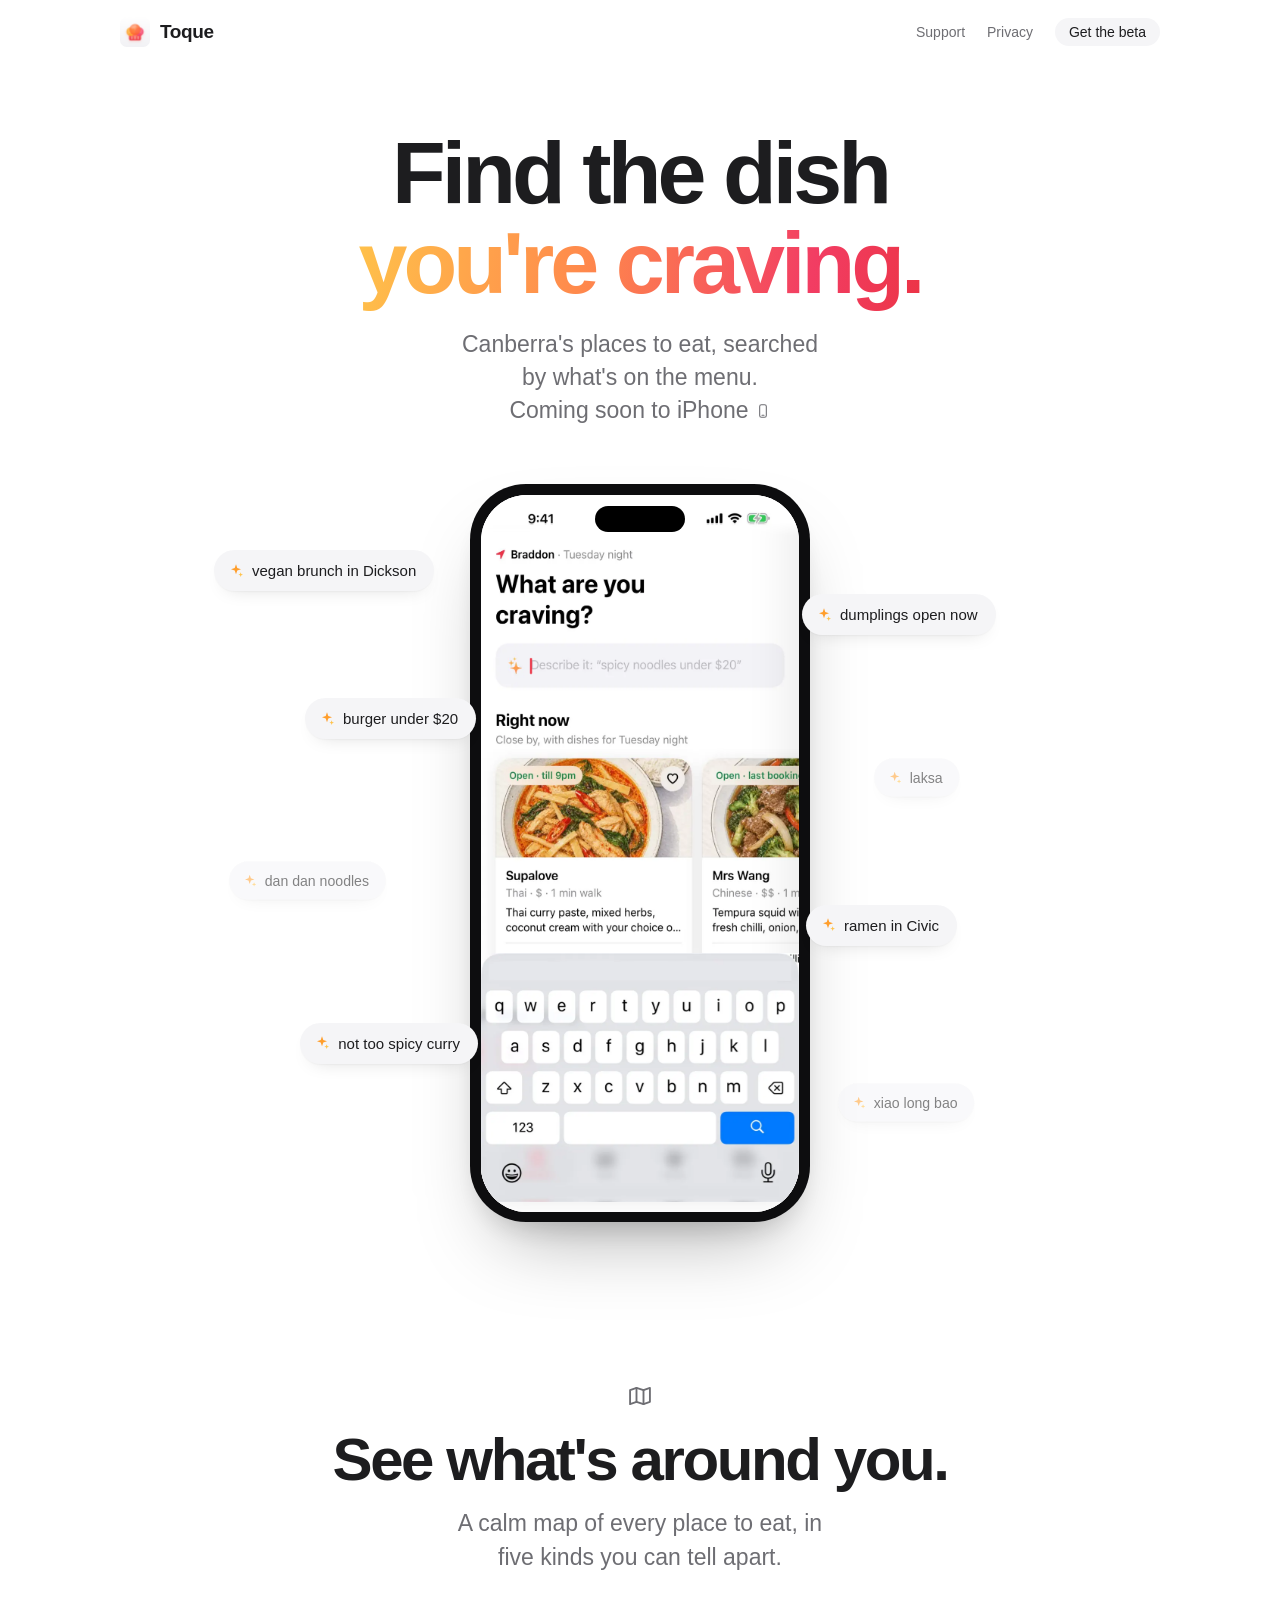
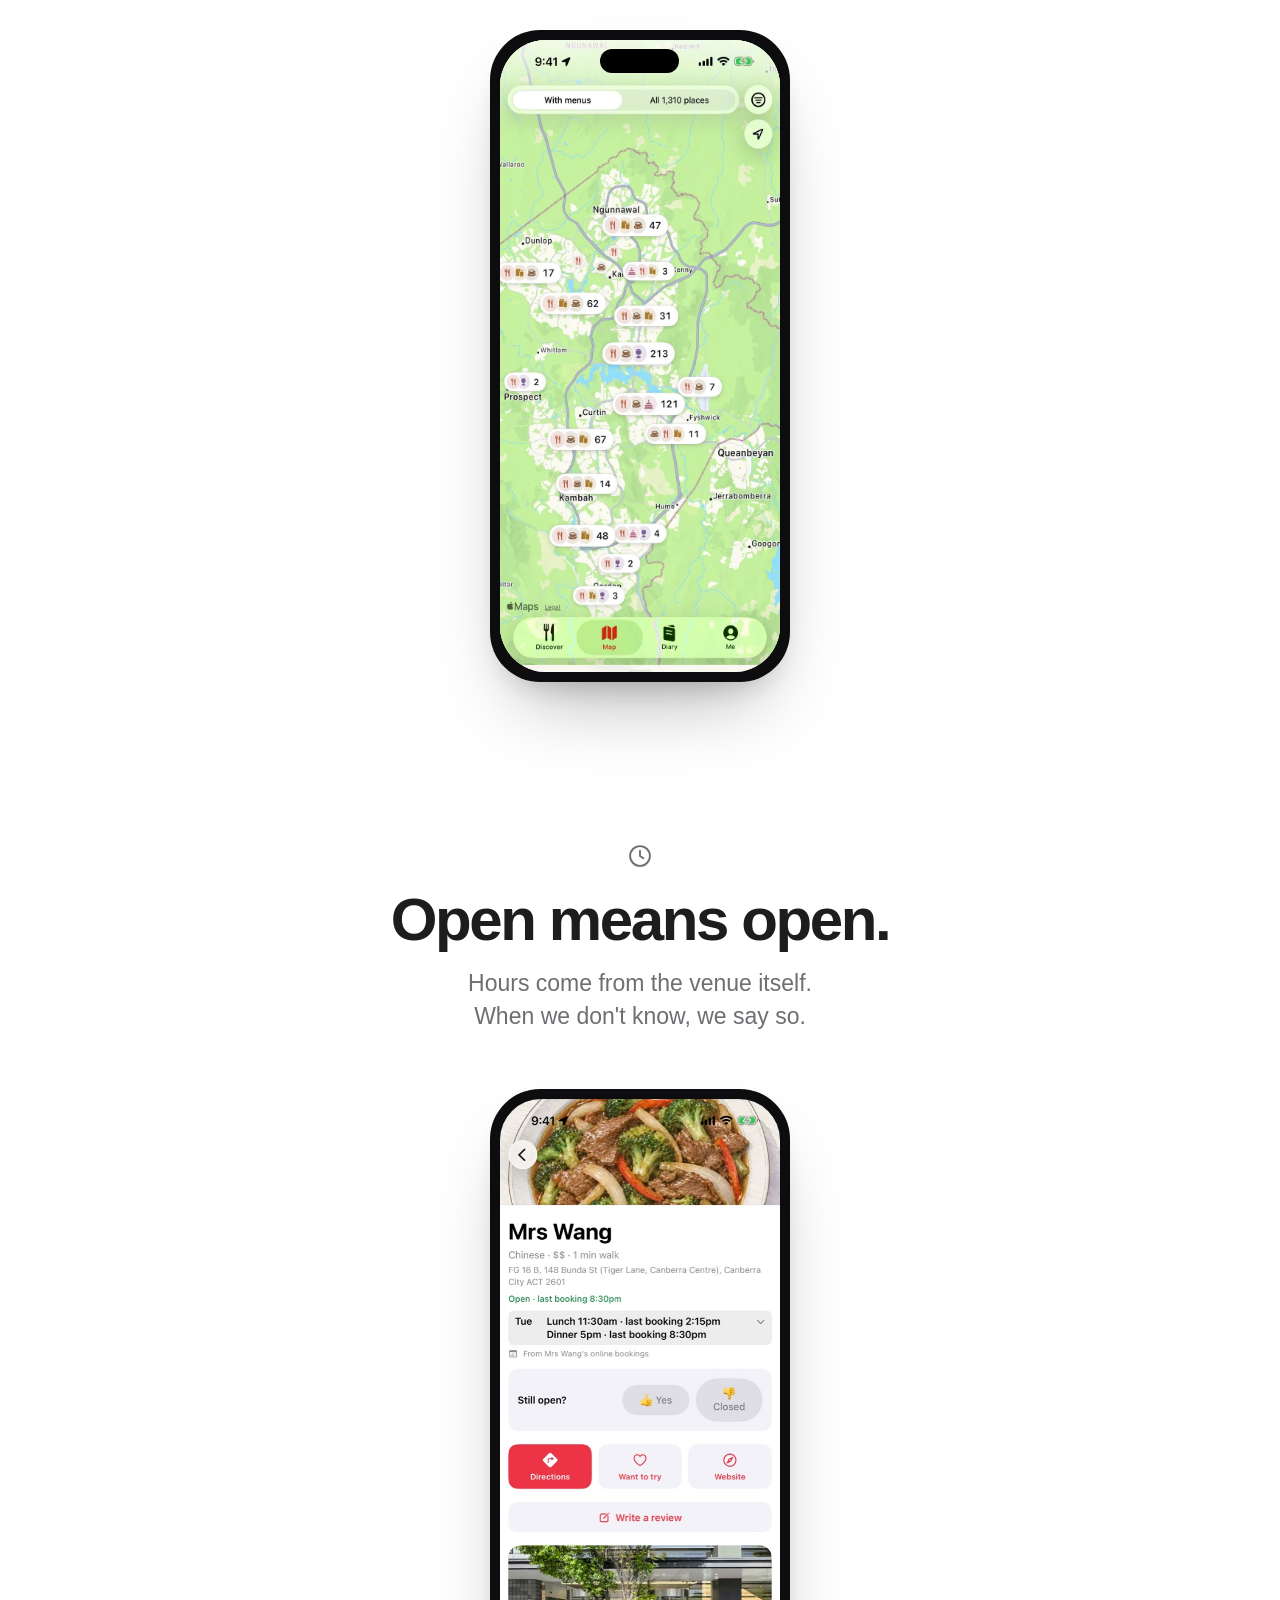
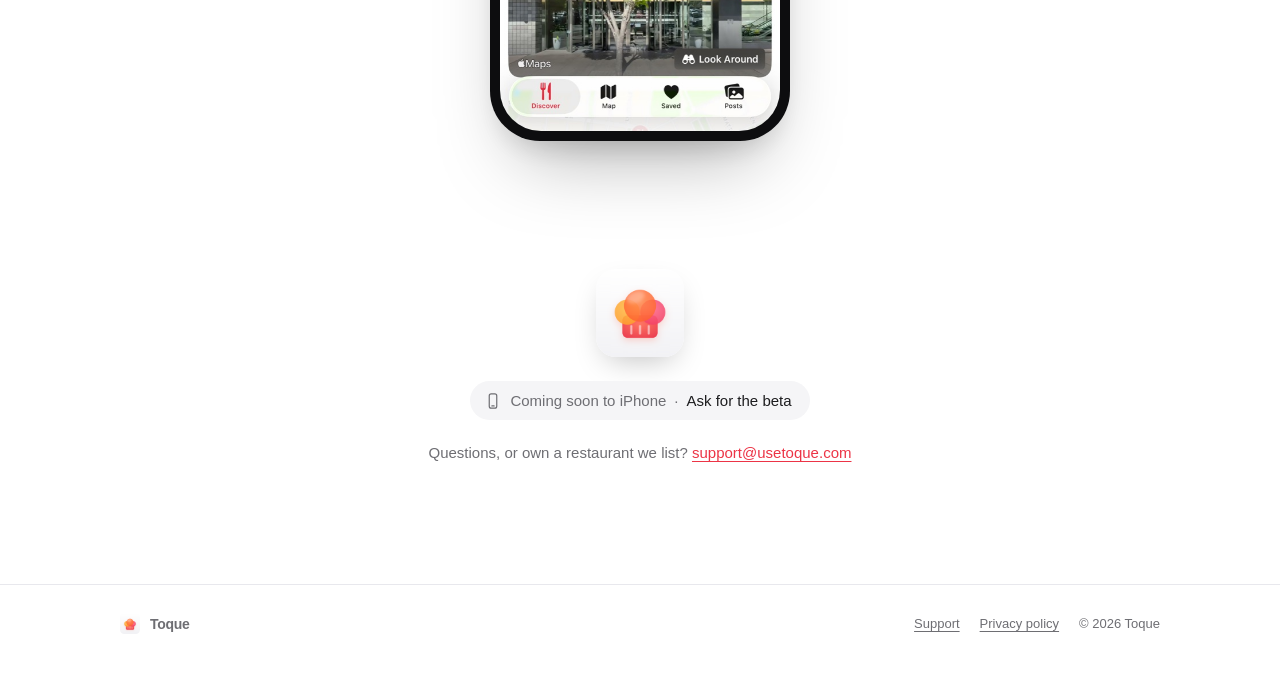
<file: index.html>
<!doctype html>
<html lang="en">
<head>
<meta charset="utf-8">
<meta name="viewport" content="width=device-width, initial-scale=1">
<title>Toque — find the dish you're craving in Canberra</title>
<meta name="description" content="Toque is an iPhone app that finds Canberra restaurants by the dish you describe, with real menus, prices and opening hours.">
<link rel="canonical" href="https://usetoque.com/">
<meta property="og:type" content="website">
<meta property="og:site_name" content="Toque">
<meta property="og:title" content="Toque — find the dish you're craving">
<meta property="og:description" content="Describe what you feel like eating. Toque finds the Canberra places that serve it, with the dish and its price.">
<meta property="og:url" content="https://usetoque.com/">
<meta property="og:image" content="https://usetoque.com/img/og.png">
<meta property="og:image:width" content="1200">
<meta property="og:image:height" content="630">
<meta property="og:image:alt" content="Toque: find the dish you're craving. Canberra's places to eat, searched by what's on the menu.">
<meta name="twitter:card" content="summary_large_image">
<meta name="twitter:title" content="Toque — find the dish you're craving">
<meta name="twitter:description" content="Describe what you feel like eating. Toque finds the Canberra places that serve it, with the dish and its price.">
<meta name="twitter:image" content="https://usetoque.com/img/og.png">
<link rel="icon" href="/favicon.ico" sizes="48x48">
<link rel="icon" href="/favicon.png" type="image/png" sizes="192x192">
<link rel="apple-touch-icon" href="/apple-touch-icon.png">
<script type="application/ld+json">
{"@context":"https://schema.org","@graph":[
{"@type":"WebSite","@id":"https://usetoque.com/#website","name":"Toque","alternateName":["usetoque","Toque app"],"url":"https://usetoque.com/","publisher":{"@id":"https://usetoque.com/#org"}},
{"@type":"Organization","@id":"https://usetoque.com/#org","name":"Toque","url":"https://usetoque.com/","logo":"https://usetoque.com/img/icon-light.png","email":"support@usetoque.com"}
]}
</script>
<link rel="stylesheet" href="style.css?v=19">
</head>
<body class="home">
<header class="site"><div class="wrap">
  <a class="brand" href="/"><picture><source srcset="img/icon-dark.png" media="(prefers-color-scheme: dark)"><img src="img/icon-light.png" alt=""></picture>Toque</a>
  <nav class="site"><a href="/support.html">Support</a><a href="/privacy.html">Privacy</a><!-- TESTFLIGHT_URL --><a class="nav-beta" href="mailto:support@usetoque.com?subject=Toque%20beta&amp;body=Hi%2C%20I%27d%20like%20to%20try%20the%20Toque%20beta.%0A%0AThe%20email%20of%20my%20Apple%20ID%20(for%20TestFlight)%3A%20">Get the beta</a></nav>
</div></header>

<main>
<section class="intro">
  <h1>Find the dish<br><span class="grad">you're craving.</span></h1>
  <p class="sub">Canberra's places to eat, searched by what's on the menu.</p>
  <p class="soon-line">Coming soon to iPhone<svg class="ico sm" viewBox="0 0 24 24" aria-hidden="true"><rect x="7" y="2.5" width="10" height="19" rx="2.6"/><path d="M10.5 18.5h3"/></svg></p>
</section>

<section class="stage">
  <div class="orbit">
  <div class="phone xl"><div class="demo" id="demo" role="img" aria-label="Typing something warm and comforting into Toque and getting curries, ramen, braised beef and congee from places nearby">
    <div class="d-home"><img src="img/demo/home.webp" alt=""><div class="d-field"><span class="d-text"></span><i class="d-caret"></i></div><i class="d-send"></i></div>
    <div class="d-results"><img class="d-list" src="img/demo/results.webp" alt=""><img class="d-back" src="img/demo/back.webp" alt=""></div>
    <img class="d-kb" src="img/demo/kb.webp" alt="">
    <img class="d-status" src="img/demo/status.webp" alt="">
    <img class="d-tabbar" src="img/demo/tabbar.webp" alt="">
    <span class="d-touch"></span>
    <span class="d-island"></span>
  </div></div>
  <!-- Things people type into Toque; bubbles.js swaps in more. Tapping one has the phone search for it. Each one is
       checked against the app's search: its real results are the screenshot in img/demo/q/. -->
  <div class="bubbles" role="group" aria-label="Example searches">
    <div class="bubble"><button type="button">vegan brunch in Dickson</button></div>
    <div class="bubble"><button type="button">dumplings open now</button></div>
    <div class="bubble"><button type="button">burger under $20</button></div>
    <div class="bubble"><button type="button">laksa</button></div>
    <div class="bubble"><button type="button">dan dan noodles</button></div>
    <div class="bubble"><button type="button">ramen in Civic</button></div>
    <div class="bubble"><button type="button">not too spicy curry</button></div>
    <div class="bubble"><button type="button">xiao long bao</button></div>
  </div>
  </div>
</section>

<section class="chapter">
  <svg class="ico" viewBox="0 0 24 24" aria-hidden="true"><path d="M9 5L3.5 7v12L9 17l6 2 5.5-2V5L15 7z"/><path d="M9 5v12M15 7v12"/></svg>
  <h2>See what's around you.</h2>
  <p>A calm map of every place to eat, in five kinds you can tell apart.</p>
  <div class="phone reveal"><div class="demo mdemo" id="mapdemo" role="img" aria-label="Zooming from all of Canberra into Braddon, then filtering the Toque map to bars open now and opening Volstead Repeal's card">
    <div class="m-zoom"><img src="img/map/z0.jpg" alt="" loading="lazy"><img src="img/map/z1.jpg" alt="" loading="lazy"><img src="img/map/z2.jpg" alt="" loading="lazy"><img src="img/map/z3.jpg" alt="" loading="lazy"></div>
    <img class="m-band m-top m-city" src="img/map/top-city.jpg" alt="" loading="lazy"><img class="m-band m-top m-street" src="img/map/top-street.jpg" alt="" loading="lazy">
    <img class="m-band m-bot m-city" src="img/map/bot-city.jpg" alt="" loading="lazy"><img class="m-band m-bot m-street" src="img/map/bot-street.jpg" alt="" loading="lazy">
    <img class="m-full m-f-street" src="img/map/street.jpg" alt="" loading="lazy">
    <img class="m-full m-f-filtered" src="img/map/filtered.jpg" alt="" loading="lazy">
    <img class="m-full m-f-city" src="img/map/city.jpg" alt="">
    <img class="m-patch m-locate" src="img/map/locate-off.jpg" alt="" loading="lazy">
    <img class="m-patch m-badge" src="img/map/badge.jpg" alt="" loading="lazy">
    <img class="m-patch m-pin" src="img/map/pin-sel.jpg" alt="" loading="lazy">
    <div class="m-panel"><img src="img/map/panel-off.jpg" alt="" loading="lazy"><img class="m-p-open" src="img/map/panel-open.jpg" alt="" loading="lazy"><img class="m-p-bars" src="img/map/panel-bars.jpg" alt="" loading="lazy"></div>
    <img class="m-card" src="img/map/card-crop.jpg" alt="" loading="lazy">
    <span class="d-touch"></span>
    <span class="d-island"></span>
  </div></div>
</section>

<section class="chapter">
  <svg class="ico" viewBox="0 0 24 24" aria-hidden="true"><circle cx="12" cy="12" r="8.5"/><path d="M12 7.5V12l3 2"/></svg>
  <h2>Open means open.</h2>
  <p>Hours come from the venue itself. When we don't know, we say so.</p>
  <div class="phone reveal"><img src="img/place.jpg" alt="Toque place page for Mrs Wang showing Open, last booking 8:30pm, from Mrs Wang's online bookings" loading="lazy"></div>
</section>

<section class="closing">
  <picture><source srcset="img/icon-dark.png" media="(prefers-color-scheme: dark)"><img src="img/icon-light.png" alt="Toque app icon"></picture>
  <!-- TESTFLIGHT_URL -->
  <a class="beta" href="mailto:support@usetoque.com?subject=Toque%20beta&amp;body=Hi%2C%20I%27d%20like%20to%20try%20the%20Toque%20beta.%0A%0AThe%20email%20of%20my%20Apple%20ID%20(for%20TestFlight)%3A%20"><svg class="ico sm" viewBox="0 0 24 24" aria-hidden="true"><rect x="7" y="2.5" width="10" height="19" rx="2.6"/><path d="M10.5 18.5h3"/></svg><span class="soon">Coming soon to iPhone</span><span class="sep" aria-hidden="true">·</span><span class="ask-beta">Ask for the beta</span></a>
  <p>Questions, or own a restaurant we list? <a href="mailto:support@usetoque.com">support@usetoque.com</a></p>
</section>
</main>

<footer class="site"><div class="wrap">
  <a class="brand" href="/"><picture><source srcset="img/icon-dark.png" media="(prefers-color-scheme: dark)"><img src="img/icon-light.png" alt=""></picture>Toque</a>
  <a href="/support.html">Support</a><a href="/privacy.html">Privacy policy</a><span>© 2026 Toque</span>
</div></footer>

<script src="demo.js?v=2" defer></script>
<script src="map.js" defer></script>
<script src="bubbles.js?v=3" defer></script>
</body>
</html>
</file>
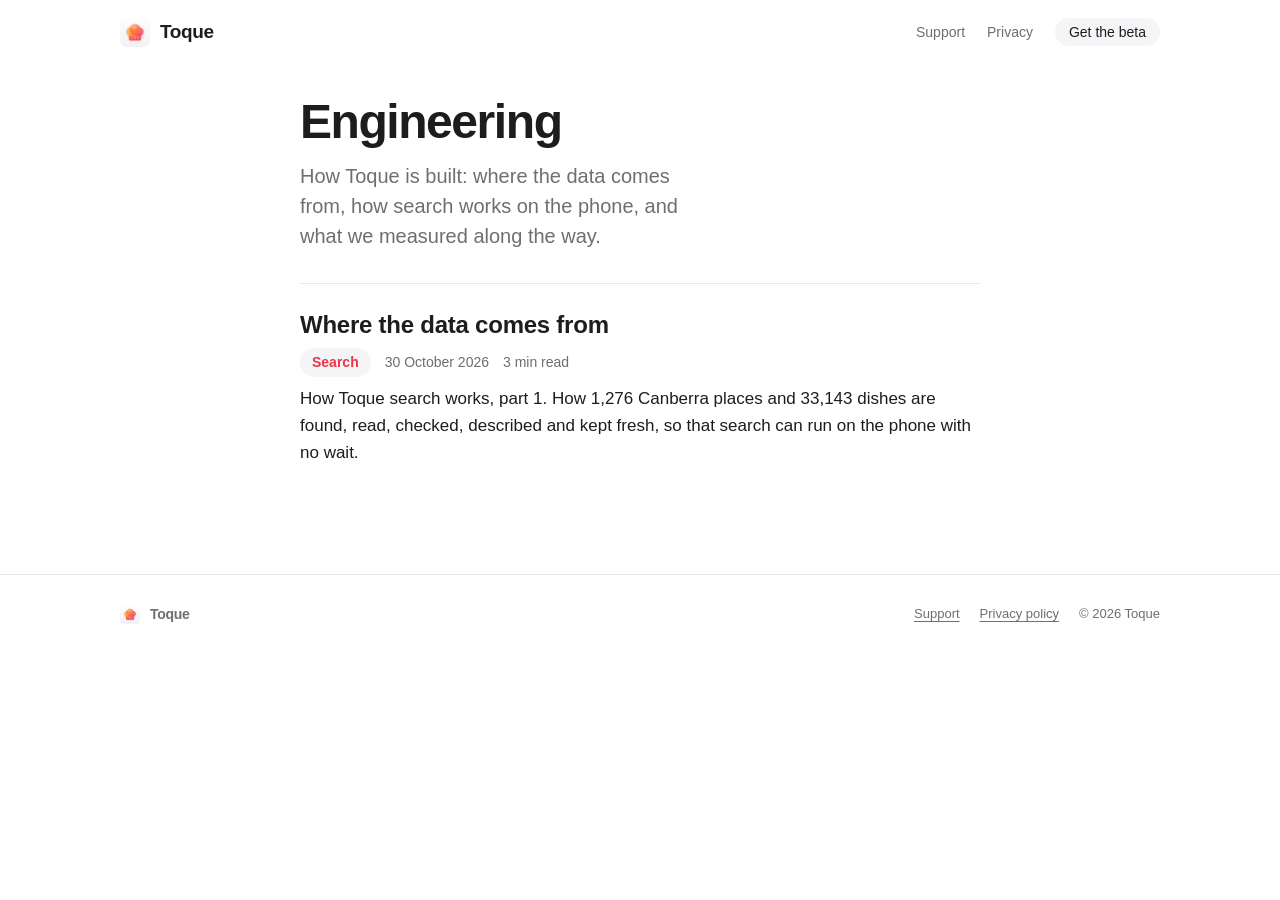
<file: blog/index.html>
<!doctype html>
<html lang="en">
<head>
<meta charset="utf-8">
<meta name="viewport" content="width=device-width, initial-scale=1">
<title>Engineering at Toque</title>
<meta name="description" content="How Toque is built: the data, the search and the decisions behind them.">
<meta name="robots" content="noindex">
<link rel="canonical" href="https://usetoque.com/blog/">
<meta property="og:type" content="website">
<meta property="og:site_name" content="Toque">
<meta property="og:title" content="Engineering at Toque">
<meta property="og:description" content="How Toque is built: the data, the search and the decisions behind them.">
<meta property="og:url" content="https://usetoque.com/blog/">
<meta property="og:image" content="https://usetoque.com/img/og.png">
<meta name="twitter:card" content="summary_large_image">
<link rel="icon" href="/favicon.ico" sizes="48x48">
<link rel="icon" href="/favicon.png" type="image/png" sizes="192x192">
<link rel="apple-touch-icon" href="/apple-touch-icon.png">
<link rel="alternate" type="application/atom+xml" title="Toque engineering" href="/blog/feed.xml">
<link rel="stylesheet" href="/style.css?v=18">
<link rel="stylesheet" href="/blog/blog.css?v=f6923d2a">
</head>
<body class="blog">
<header class="site"><div class="wrap">
  <a class="brand" href="/"><picture><source srcset="/img/icon-dark.png" media="(prefers-color-scheme: dark)"><img src="/img/icon-light.png" alt=""></picture>Toque</a>
  <nav class="site"><a href="/support.html">Support</a><a href="/privacy.html">Privacy</a><a class="nav-beta" href="mailto:support@usetoque.com?subject=Toque%20beta&amp;body=Hi%2C%20I%27d%20like%20to%20try%20the%20Toque%20beta.%0A%0AThe%20email%20of%20my%20Apple%20ID%20(for%20TestFlight)%3A%20">Get the beta</a></nav>
</div></header>

<main class="page"><div class="wrap narrow">
  <h1>Engineering</h1>
  <p class="lede">How Toque is built: where the data comes from, how search works on the phone, and what we measured along the way.</p>
  <ul class="posts">
  <li>
    <a href="/blog/search-data-layer/"><h2>Where the data comes from</h2></a>
    <p class="kicker"><span class="cat">Search</span><time datetime="2026-10-30">30 October 2026</time><span>3 min read</span></p>
    <p>How Toque search works, part 1. How 1,276 Canberra places and 33,143 dishes are found, read, checked, described and kept fresh, so that search can run on the phone with no wait.</p>
  </li>
  </ul>
</div></main>

<footer class="site"><div class="wrap">
  <a class="brand" href="/"><picture><source srcset="/img/icon-dark.png" media="(prefers-color-scheme: dark)"><img src="/img/icon-light.png" alt=""></picture>Toque</a>
  <a href="/support.html">Support</a><a href="/privacy.html">Privacy policy</a><span>© 2026 Toque</span>
</div></footer>
</body>
</html>
</file>
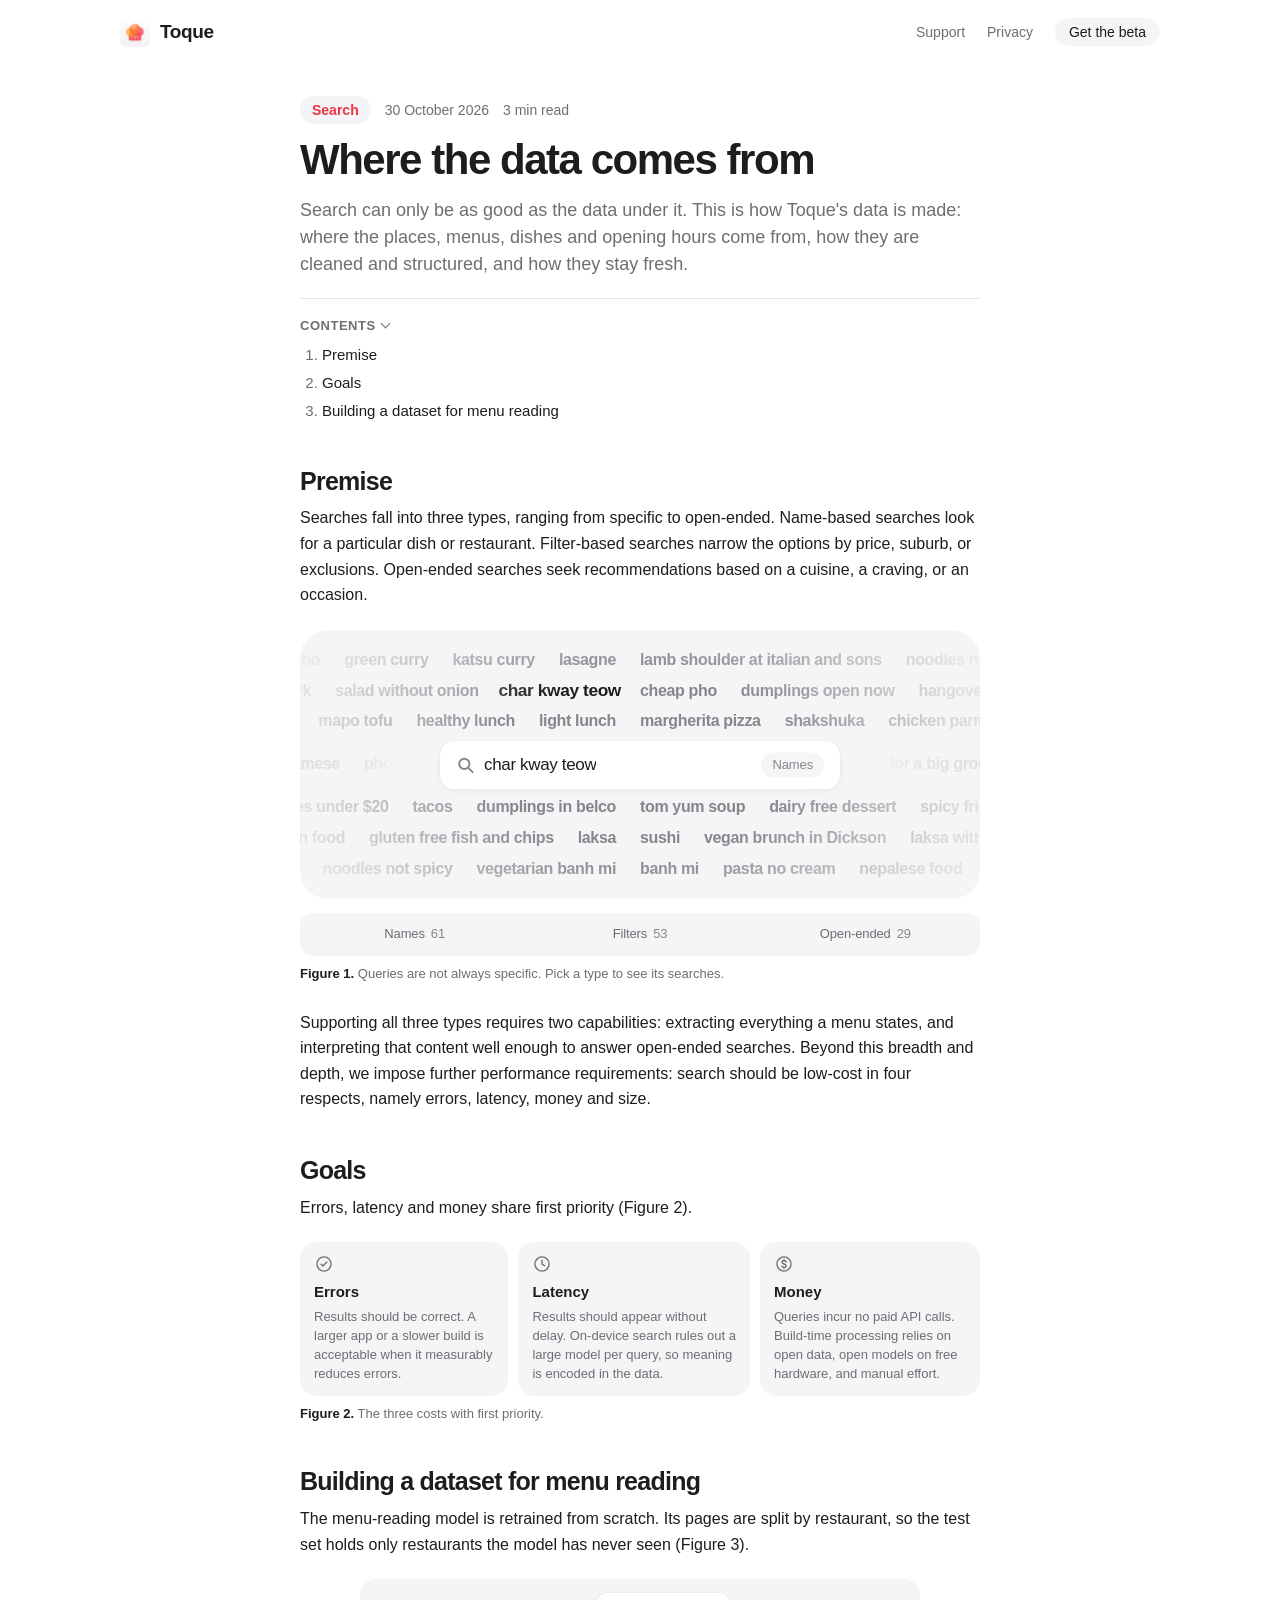
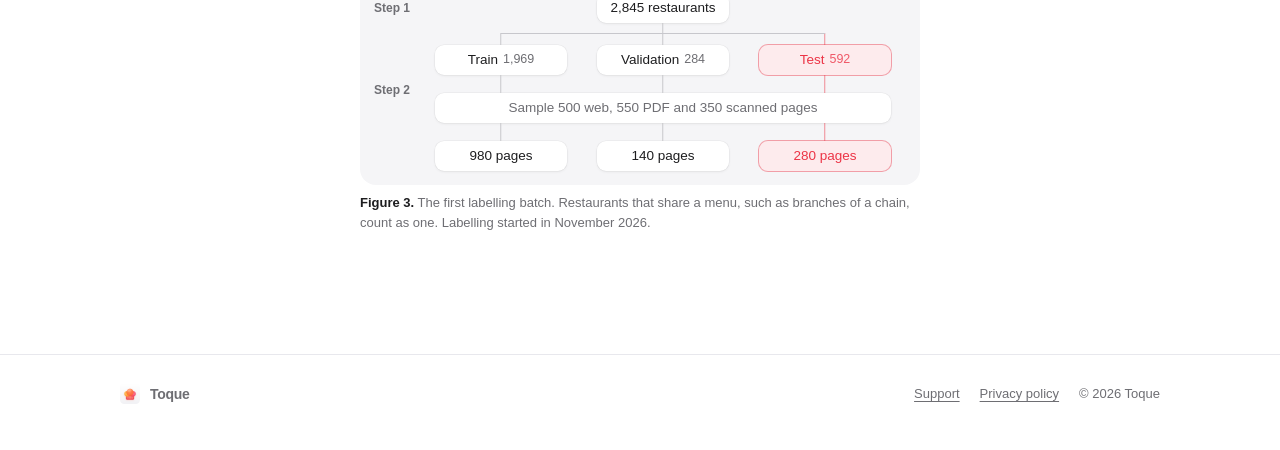
<file: blog/search-data-layer/index.html>
<!doctype html>
<html lang="en">
<head>
<meta charset="utf-8">
<meta name="viewport" content="width=device-width, initial-scale=1">
<title>Where the data comes from</title>
<meta name="description" content="How Toque search works, part 1. How 1,276 Canberra places and 33,143 dishes are found, read, checked, described and kept fresh, so that search can run on the phone with no wait.">
<meta name="robots" content="noindex">
<link rel="canonical" href="https://usetoque.com/blog/search-data-layer/">
<meta property="og:type" content="article">
<meta property="og:site_name" content="Toque">
<meta property="og:title" content="Where the data comes from">
<meta property="og:description" content="How Toque search works, part 1. How 1,276 Canberra places and 33,143 dishes are found, read, checked, described and kept fresh, so that search can run on the phone with no wait.">
<meta property="og:url" content="https://usetoque.com/blog/search-data-layer/">
<meta property="og:image" content="https://usetoque.com/img/og.png">
<meta name="twitter:card" content="summary_large_image">
<link rel="icon" href="/favicon.ico" sizes="48x48">
<link rel="icon" href="/favicon.png" type="image/png" sizes="192x192">
<link rel="apple-touch-icon" href="/apple-touch-icon.png">
<link rel="alternate" type="application/atom+xml" title="Toque engineering" href="/blog/feed.xml">
<link rel="stylesheet" href="/style.css?v=18">
<link rel="stylesheet" href="/blog/blog.css?v=f6923d2a">
<script src="figures.js?v=c8b861df" defer></script>
</head>
<body class="blog">
<header class="site"><div class="wrap">
  <a class="brand" href="/"><picture><source srcset="/img/icon-dark.png" media="(prefers-color-scheme: dark)"><img src="/img/icon-light.png" alt=""></picture>Toque</a>
  <nav class="site"><a href="/support.html">Support</a><a href="/privacy.html">Privacy</a><a class="nav-beta" href="mailto:support@usetoque.com?subject=Toque%20beta&amp;body=Hi%2C%20I%27d%20like%20to%20try%20the%20Toque%20beta.%0A%0AThe%20email%20of%20my%20Apple%20ID%20(for%20TestFlight)%3A%20">Get the beta</a></nav>
</div></header>

<main class="page"><article class="wrap narrow post">
  <p class="kicker"><span class="cat">Search</span><time datetime="2026-10-30">30 October 2026</time><span>3 min read</span></p>
  <h1>Where the data comes from</h1>
<p class="lede">Search can only be as good as the data under it. This is how Toque's data is made: where the places, menus, dishes and opening hours come from, how they are cleaned and structured, and how they stay fresh.</p>
<nav class="toc" aria-label="Contents"><details open><summary>Contents</summary><ol><li><a href="#premise">Premise</a></li><li><a href="#goals">Goals</a></li><li><a href="#building-a-dataset-for-menu-reading">Building a dataset for menu reading</a></li></ol></details></nav>
<h2 id="premise">Premise</h2>
<p>Searches fall into three types, ranging from specific to open-ended. Name-based searches look for a particular dish or restaurant. Filter-based searches narrow the options by price, suburb, or exclusions. Open-ended searches seek recommendations based on a cuisine, a craving, or an occasion.</p>
<figure class="fig fig-wall" id="fig-searches">
<div class="wall" role="img" aria-label="143 searches from our evaluation set, packed around a search field">
<div class="rows">
<div class="wrow" style="--r:0"><span class="p" data-kind="venue">lamb shoulder at italian and sons</span><span class="p" data-kind="place">noodles near ANU</span><span class="p" data-kind="mod">grilled chicken salad</span><span class="p" data-kind="place">sushi in Gungahlin</span><span class="p" data-kind="venue">senn noods</span><span class="p" data-kind="dish">butter chicken</span><span class="p" data-kind="mod">gluten-free pasta</span><span class="p" data-kind="mod">vegan curry</span><span class="p" data-kind="mood">brunch with friends</span><span class="p" data-kind="mod">mild butter chicken</span><span class="p" data-kind="dish">hot pot</span><span class="p" data-kind="dish">carbonara</span><span class="p" data-kind="dish">tonkotsu ramen</span><span class="p" data-kind="cuisine">middle eastern</span><span class="p" data-kind="dish">eggs benedict</span><span class="p" data-kind="dish">chicken biryani</span><span class="p" data-kind="dish">pho</span><span class="p" data-kind="dish">green curry</span><span class="p" data-kind="dish">katsu curry</span><span class="p" data-kind="dish">lasagne</span></div>
<div class="wrow" style="--r:1"><span class="p" data-kind="mod">cheap pho</span><span class="p" data-kind="mod">dumplings open now</span><span class="p" data-kind="mood">hangover food</span><span class="p" data-kind="mod">burger under $20</span><span class="p" data-kind="dish">bulgogi</span><span class="p" data-kind="venue">bao at akiba</span><span class="p" data-kind="cuisine">japanese food</span><span class="p" data-kind="dish">ramen</span><span class="p" data-kind="mood">something warm and comforting</span><span class="p" data-kind="mod">vegetarian pad thai</span><span class="p" data-kind="dish">smashed avo</span><span class="p" data-kind="dish">hainanese chicken rice</span><span class="p" data-kind="mod">crispy pork belly</span><span class="p" data-kind="dish">dumplings</span><span class="p" data-kind="cuisine">malaysian</span><span class="p" data-kind="mood">something sweet</span><span class="p" data-kind="neg">dumplings no pork</span><span class="p" data-kind="neg">salad without onion</span><span class="p" data-kind="dish">char kway teow</span></div>
<div class="wrow" style="--r:2"><span class="p" data-kind="dish">margherita pizza</span><span class="p" data-kind="dish">shakshuka</span><span class="p" data-kind="dish">chicken parmi</span><span class="p" data-kind="cuisine">mexican</span><span class="p" data-kind="cuisine">indian</span><span class="p" data-kind="mod">gluten free pizza</span><span class="p" data-kind="dish">dan dan noodles</span><span class="p" data-kind="venue">supalove fried chicken</span><span class="p" data-kind="neg">curry without coconut</span><span class="p" data-kind="neg">pad thai no peanuts</span><span class="p" data-kind="mod">spicy ramen</span><span class="p" data-kind="venue">dumpling king xiao long bao</span><span class="p" data-kind="mod">vegan burger</span><span class="p" data-kind="place">brunch in Braddon</span><span class="p" data-kind="venue">messina gelato</span><span class="p" data-kind="neg">ramen without pork</span><span class="p" data-kind="dish">mapo tofu</span><span class="p" data-kind="mood">healthy lunch</span><span class="p" data-kind="mood">light lunch</span></div>
<div class="wrow" style="--r:3"><span class="p" data-kind="dish">burrito</span><span class="p" data-kind="mod">seafood laksa</span><span class="p" data-kind="mood">dinner for a big group</span><span class="p" data-kind="dish">masala dosa</span><span class="p" data-kind="place">indian in Phillip</span><span class="p" data-kind="place">ramen in Civic</span><span class="p" data-kind="dish">souvlaki</span><span class="p" data-kind="mood">cheap eats</span><span class="p" data-kind="dish">congee</span><span class="p" data-kind="mod">vegetarian dumplings</span><span class="p" data-kind="venue">bibimbap at taki</span><span class="p" data-kind="place">coffee and cake in Kingston</span><span class="p" data-kind="dish">schnitzel</span><span class="p" data-kind="dish">beef rendang</span><span class="p" data-kind="mod">not too spicy curry</span><span class="p" data-kind="mod">vegetarian laksa</span><span class="p" data-kind="place">thai in Tuggeranong</span><span class="p" data-kind="dish">udon</span><span class="p" data-kind="cuisine">vietnamese</span><span class="p" data-kind="venue">pho at dickson</span><span class="p" data-kind="place">burgers near me</span></div>
<div class="wrow" style="--r:4"><span class="p" data-kind="dish">tom yum soup</span><span class="p" data-kind="mod">dairy free dessert</span><span class="p" data-kind="dish">spicy fried chicken</span><span class="p" data-kind="dish">poke bowl</span><span class="p" data-kind="dish">xiao long bao</span><span class="p" data-kind="dish">gyoza</span><span class="p" data-kind="mod">sushi under $15</span><span class="p" data-kind="mod">vegan tacos</span><span class="p" data-kind="venue">laksa at wokitup</span><span class="p" data-kind="cuisine">greek food</span><span class="p" data-kind="place">pizza in Braddon</span><span class="p" data-kind="mod">spicy tofu</span><span class="p" data-kind="dish">soup dumplings</span><span class="p" data-kind="dish">korean fried chicken</span><span class="p" data-kind="cuisine">turkish</span><span class="p" data-kind="mood">hearty meal for a cold day</span><span class="p" data-kind="dish">pad thai</span><span class="p" data-kind="dish">fish and chips</span><span class="p" data-kind="mod">spicy noodles under $20</span><span class="p" data-kind="dish">tacos</span><span class="p" data-kind="place">dumplings in belco</span></div>
<div class="wrow" style="--r:5"><span class="p" data-kind="dish">sushi</span><span class="p" data-kind="place">vegan brunch in Dickson</span><span class="p" data-kind="neg">laksa without prawns</span><span class="p" data-kind="neg">pizza no meat</span><span class="p" data-kind="mood">quick bite</span><span class="p" data-kind="place">laksa in Woden</span><span class="p" data-kind="place">pho in Belconnen</span><span class="p" data-kind="dish">bibimbap</span><span class="p" data-kind="venue">kinn thai pad thai</span><span class="p" data-kind="place">korean in Civic</span><span class="p" data-kind="mood">spicy food</span><span class="p" data-kind="neg">burger no beef</span><span class="p" data-kind="cuisine">thai</span><span class="p" data-kind="dish">peking duck</span><span class="p" data-kind="cuisine">yum cha</span><span class="p" data-kind="mood">something crispy</span><span class="p" data-kind="mod">beef pho under $20</span><span class="p" data-kind="mod">halal fried chicken</span><span class="p" data-kind="cuisine">sichuan food</span><span class="p" data-kind="mod">gluten free fish and chips</span><span class="p" data-kind="dish">laksa</span></div>
<div class="wrow" style="--r:6"><span class="p" data-kind="dish">banh mi</span><span class="p" data-kind="neg">pasta no cream</span><span class="p" data-kind="cuisine">nepalese food</span><span class="p" data-kind="mod">prawn dumplings</span><span class="p" data-kind="place">fish and chips in Manuka</span><span class="p" data-kind="dish">roti canai</span><span class="p" data-kind="dish">acai bowl</span><span class="p" data-kind="dish">massaman curry</span><span class="p" data-kind="dish">xlb</span><span class="p" data-kind="mod">chicken noodle soup</span><span class="p" data-kind="cuisine">italian</span><span class="p" data-kind="dish">momo</span><span class="p" data-kind="mood">comfort food</span><span class="p" data-kind="dish">nasi goreng</span><span class="p" data-kind="place">dumplings in Dickson</span><span class="p" data-kind="mood">something fresh and light</span><span class="p" data-kind="venue">lazy su</span><span class="p" data-kind="dish">fried rice</span><span class="p" data-kind="mood">date night dinner</span><span class="p" data-kind="cuisine">something korean</span><span class="p" data-kind="neg">noodles not spicy</span><span class="p" data-kind="mod">vegetarian banh mi</span></div>
</div>
<div class="sbar"><div class="field"><svg viewBox="0 0 24 24" aria-hidden="true"><circle cx="10.5" cy="10.5" r="6.5"/><path d="M15.5 15.5 21 21"/></svg><span class="typed" aria-live="polite">Search dishes, places, moods</span><span class="caret" aria-hidden="true"></span><span class="kind"></span></div></div>
</div>
<div class="kinds" role="group" aria-label="Kinds of search"><button type="button" data-k="name">Names<b>61</b></button><button type="button" data-k="filter">Filters<b>53</b></button><button type="button" data-k="open">Open-ended<b>29</b></button></div>
<figcaption><b>Figure 1.</b> Queries are not always specific. Pick a type to see its searches.</figcaption>
</figure>
<p>Supporting all three types requires two capabilities: extracting everything a menu states, and interpreting that content well enough to answer open-ended searches. Beyond this breadth and depth, we impose further performance requirements: search should be low-cost in four respects, namely errors, latency, money and size.</p>
<h2 id="goals">Goals</h2>
<p>Errors, latency and money share first priority (Figure 2).</p>
<figure class="fig fig-costs" id="fig-costs">
<div class="costs">
<div class="cost"><svg class="ico" viewBox="0 0 24 24" aria-hidden="true"><circle cx="12" cy="12" r="8.5"/><path d="M8.5 12.2l2.3 2.3 4.7-4.9"/></svg><b>Errors</b><p>Results should be correct. A larger app or a slower build is acceptable when it measurably reduces errors.</p></div>
<div class="cost"><svg class="ico" viewBox="0 0 24 24" aria-hidden="true"><circle cx="12" cy="12" r="8.5"/><path d="M12 7.5V12l3 2"/></svg><b>Latency</b><p>Results should appear without delay. On-device search rules out a large model per query, so meaning is encoded in the data.</p></div>
<div class="cost"><svg class="ico" viewBox="0 0 24 24" aria-hidden="true"><circle cx="12" cy="12" r="8.5"/><path d="M14.6 9.4c-.5-.8-1.5-1.3-2.6-1.3-1.4 0-2.6.8-2.6 1.9 0 2.6 5.2 1.4 5.2 4 0 1.1-1.2 1.9-2.6 1.9-1.1 0-2.1-.5-2.6-1.3M12 6.6v1.5M12 15.9v1.5"/></svg><b>Money</b><p>Queries incur no paid API calls. Build-time processing relies on open data, open models on free hardware, and manual effort.</p></div>
</div>
<figcaption><b>Figure 2.</b> The three costs with first priority.</figcaption>
</figure>
<h2 id="building-a-dataset-for-menu-reading">Building a dataset for menu reading</h2>
<p>The menu-reading model is retrained from scratch. Its pages are split by restaurant, so the test set holds only restaurants the model has never seen (Figure 3).</p>
<figure class="fig fig-plan" id="fig-split">
<div class="plan" role="img" aria-label="Step 1: 2,845 restaurants are split into 1,969 for training, 284 for validation and 592 for test. Step 2: 500 web, 550 PDF and 350 scanned pages are sampled across the three sets, giving 980, 140 and 280 pages to label.">
<div class="st"><span class="stl">Step 1</span><div>
<span class="bx">2,845 restaurants</span>
<div class="fan"><div class="row"><i></i><i></i><i class="t"></i></div></div>
<div class="row"><span class="bx">Train <small>1,969</small></span><span class="bx">Validation <small>284</small></span><span class="bx te">Test <small>592</small></span></div>
</div></div>
<div class="st"><span class="stl">Step 2</span><div>
<div class="row down"><i></i><i></i><i class="t"></i></div>
<span class="bx op">Sample 500 web, 550 PDF and 350 scanned pages</span>
<div class="row down"><i></i><i></i><i class="t"></i></div>
<div class="row"><span class="bx">980 pages</span><span class="bx">140 pages</span><span class="bx te">280 pages</span></div>
</div></div>
</div>
<figcaption><b>Figure 3.</b> The first labelling batch. Restaurants that share a menu, such as branches of a chain, count as one. Labelling started in November 2026.</figcaption>
</figure>

</article></main>

<footer class="site"><div class="wrap">
  <a class="brand" href="/"><picture><source srcset="/img/icon-dark.png" media="(prefers-color-scheme: dark)"><img src="/img/icon-light.png" alt=""></picture>Toque</a>
  <a href="/support.html">Support</a><a href="/privacy.html">Privacy policy</a><span>© 2026 Toque</span>
</div></footer>
</body>
</html>
</file>
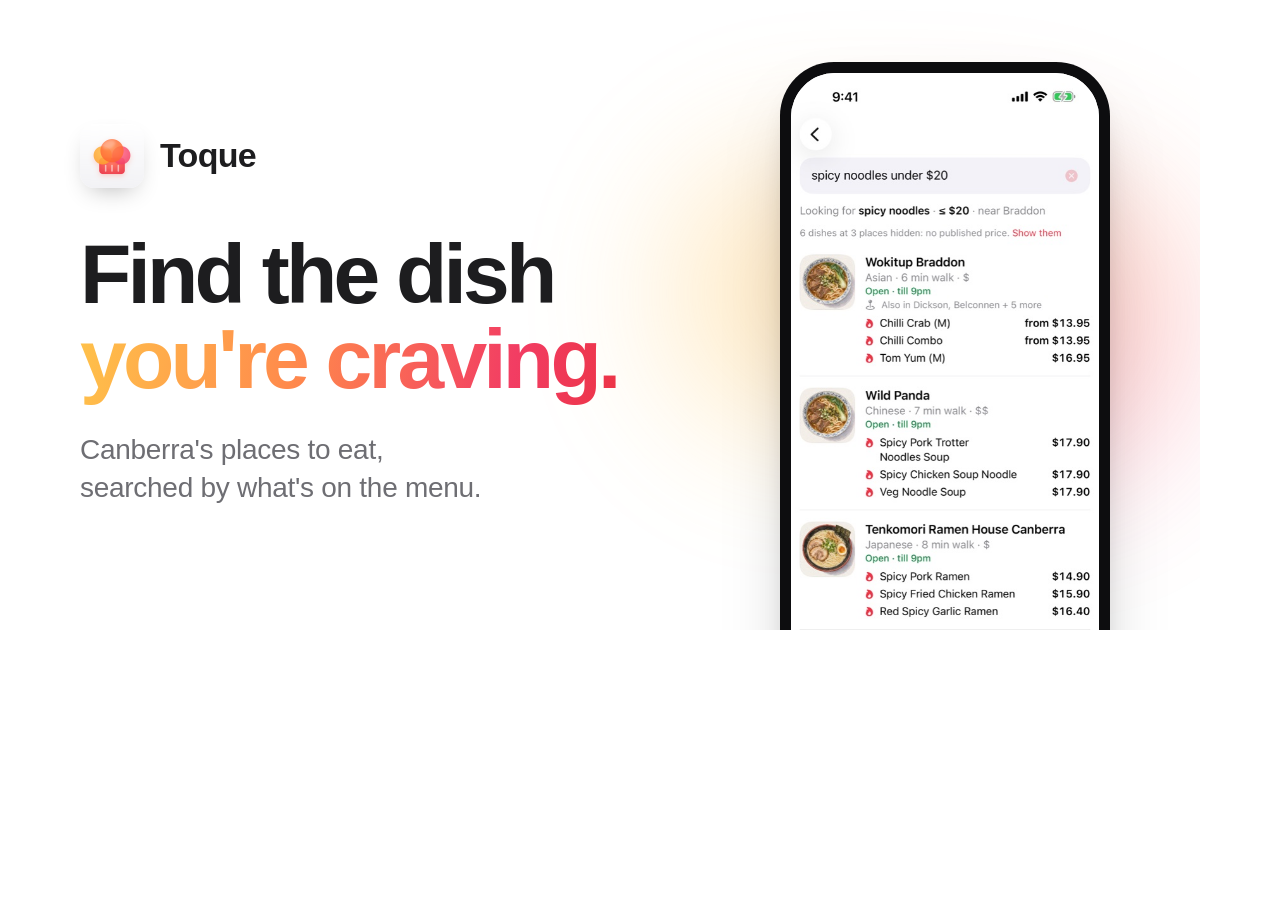
<file: tools/og/index.html>
<!doctype html>
<html lang="en">
<head>
<meta charset="utf-8">
<title>Toque share image</title>
<style>
/* Source for img/og.png (1200x630). Regenerate with tools/og/render.sh */
:root { --gold: #ffc24a; --orange: #ff8a4c; --pink: #f23d63; --accent: #ec3446; --text: #1d1d1f; --muted: #6e6e73; }
* { box-sizing: border-box; }
html, body { margin: 0; width: 1200px; height: 630px; overflow: hidden; }
body {
  position: relative; background: #fff; color: var(--text);
  font: 17px/1.6 -apple-system, BlinkMacSystemFont, "SF Pro Text", "Helvetica Neue", Arial, sans-serif;
  -webkit-font-smoothing: antialiased;
}
.glow {
  position: absolute; right: -40px; top: 90px; width: 640px; height: 460px; filter: blur(60px); opacity: .38;
  background:
    radial-gradient(closest-side at 30% 45%, var(--gold), transparent),
    radial-gradient(closest-side at 55% 40%, var(--orange), transparent),
    radial-gradient(closest-side at 72% 55%, var(--pink), transparent);
}
.copy { position: absolute; left: 80px; top: 0; bottom: 0; width: 650px; display: flex; flex-direction: column; justify-content: center; }
.brand { display: flex; align-items: center; gap: 16px; font-weight: 600; font-size: 34px; letter-spacing: -0.02em; margin-bottom: 44px; }
.brand img { width: 64px; height: 64px; border-radius: 22.5%; box-shadow: 0 10px 24px -10px rgba(0,0,0,.3); }
h1 { font-size: 84px; line-height: 1.02; letter-spacing: -0.045em; font-weight: 700; margin: 0 0 28px; }
.grad { background: linear-gradient(100deg, var(--gold), var(--orange) 40%, var(--pink) 80%, var(--accent)); -webkit-background-clip: text; background-clip: text; color: transparent; }
.sub { font-size: 28px; line-height: 1.35; color: var(--muted); margin: 0; max-width: 20em; letter-spacing: -0.01em; text-wrap: balance; }
.phone {
  position: absolute; right: 90px; top: 62px; width: 330px; aspect-ratio: 1320 / 2868;
  border-radius: 54px; padding: 11px; background: #0d0d0f;
  box-shadow: 0 40px 80px -30px rgba(0,0,0,.35), 0 16px 32px -16px rgba(0,0,0,.2);
}
.phone img { display: block; width: 100%; height: 100%; object-fit: cover; object-position: top; border-radius: 44px; background: #fff; }
</style>
</head>
<body>
<div class="glow"></div>
<div class="copy">
  <div class="brand"><img src="../../img/icon-light.png" alt="">Toque</div>
  <h1>Find the dish<br><span class="grad">you're craving.</span></h1>
  <p class="sub">Canberra's places to eat, searched by what's on the menu.</p>
</div>
<div class="phone"><img src="../../img/results.jpg" alt=""></div>
</body>
</html>
</file>
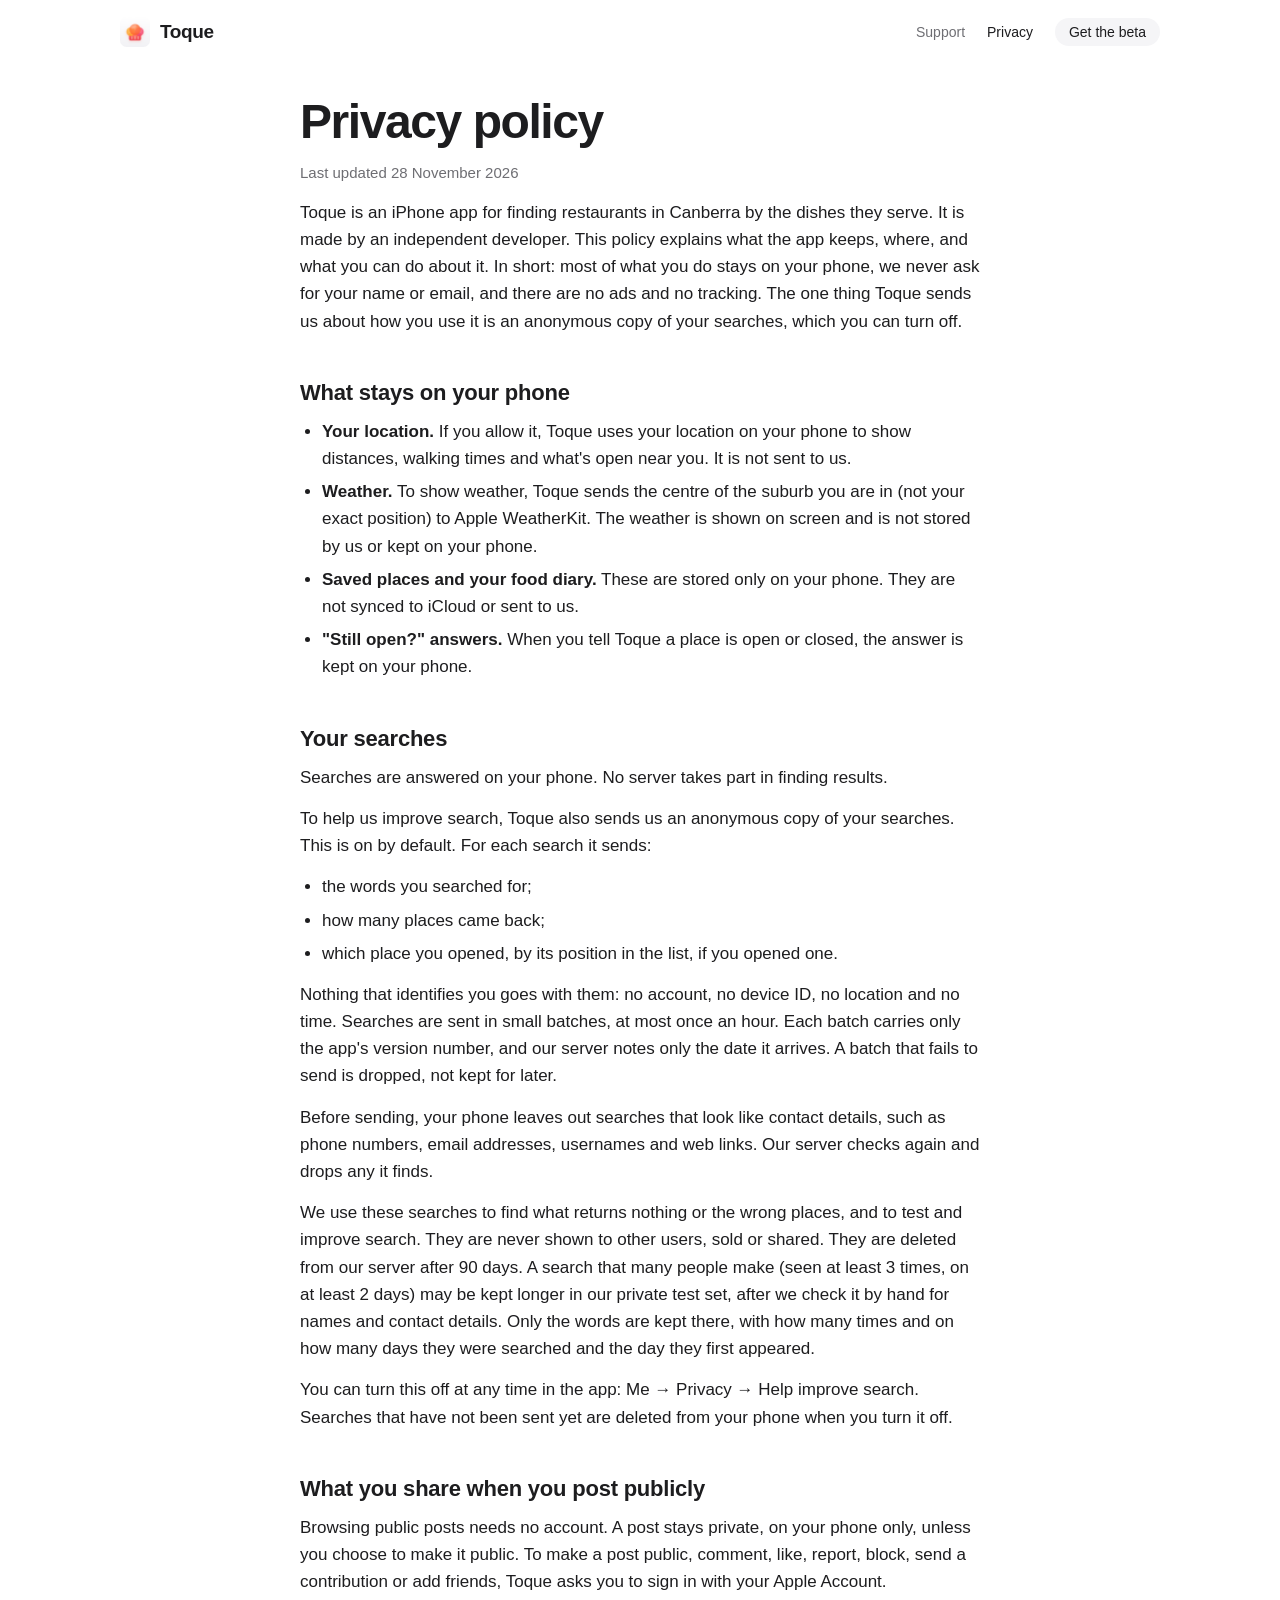
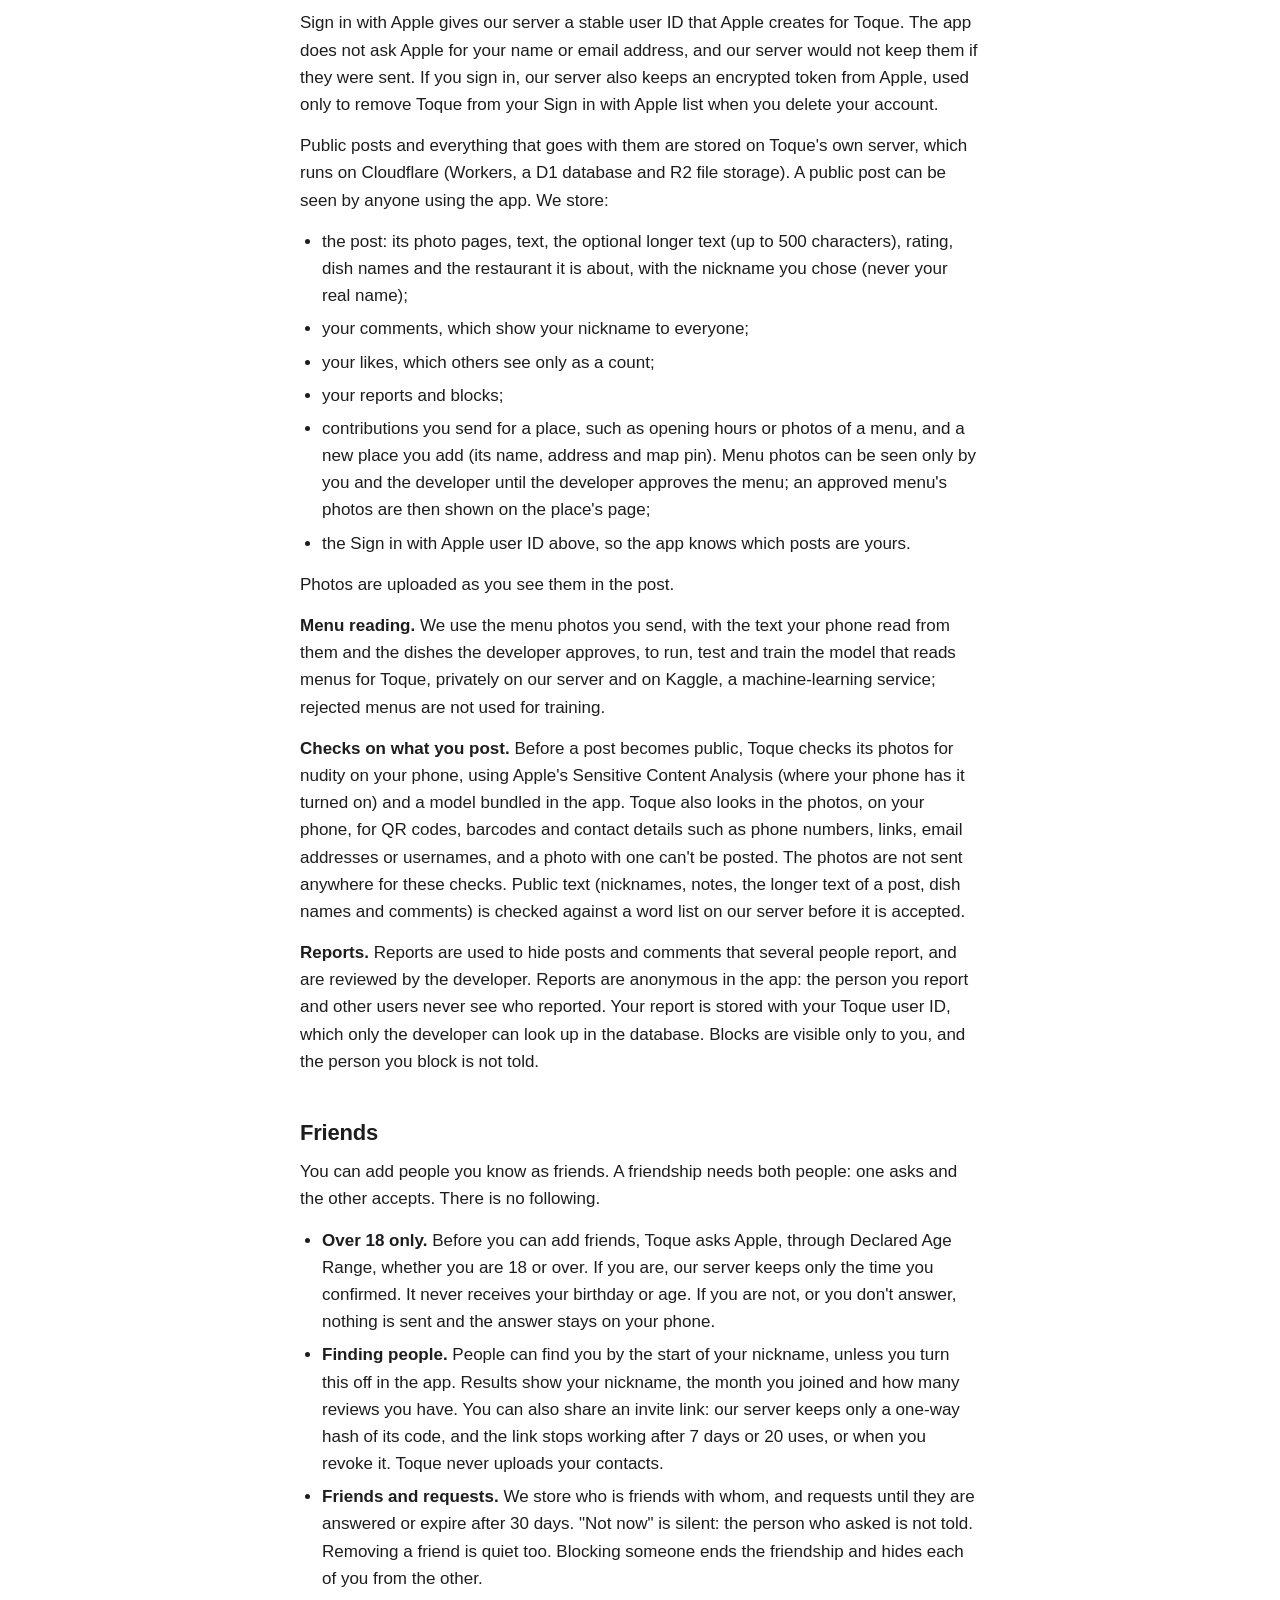
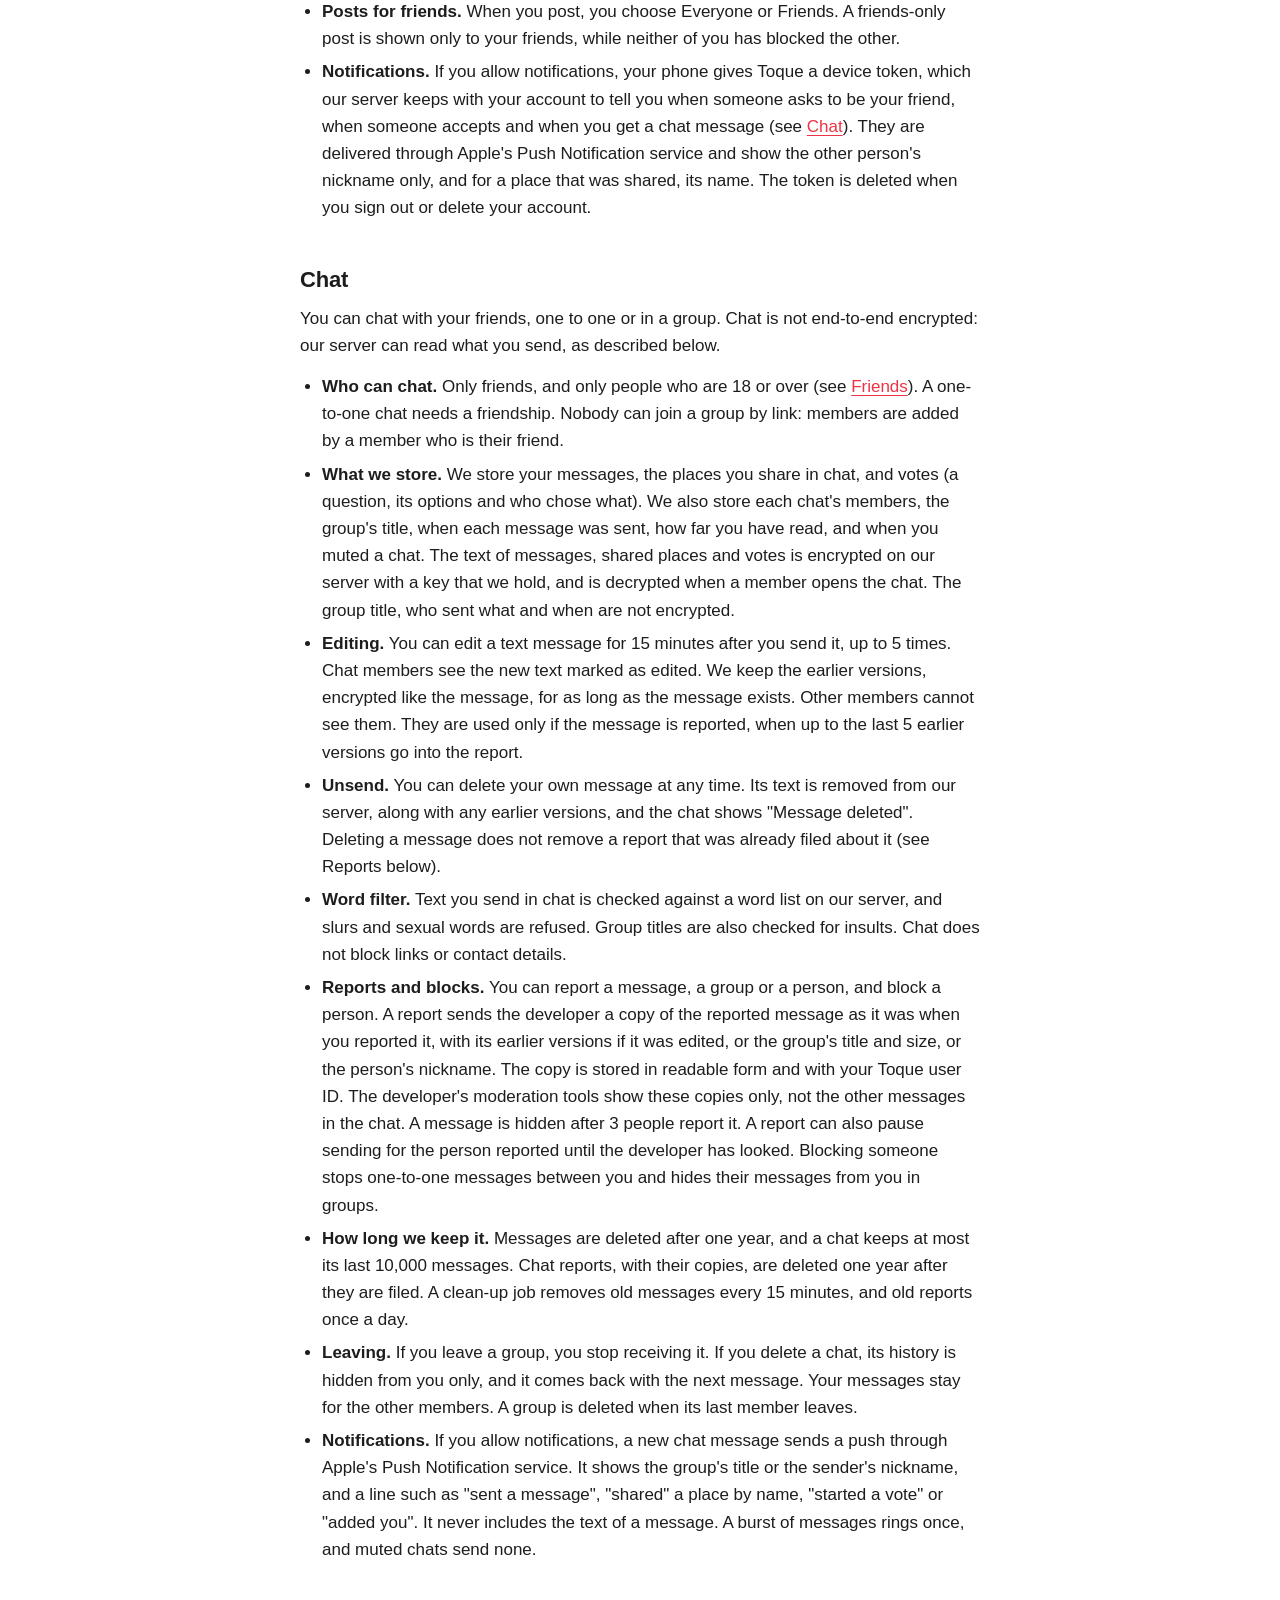
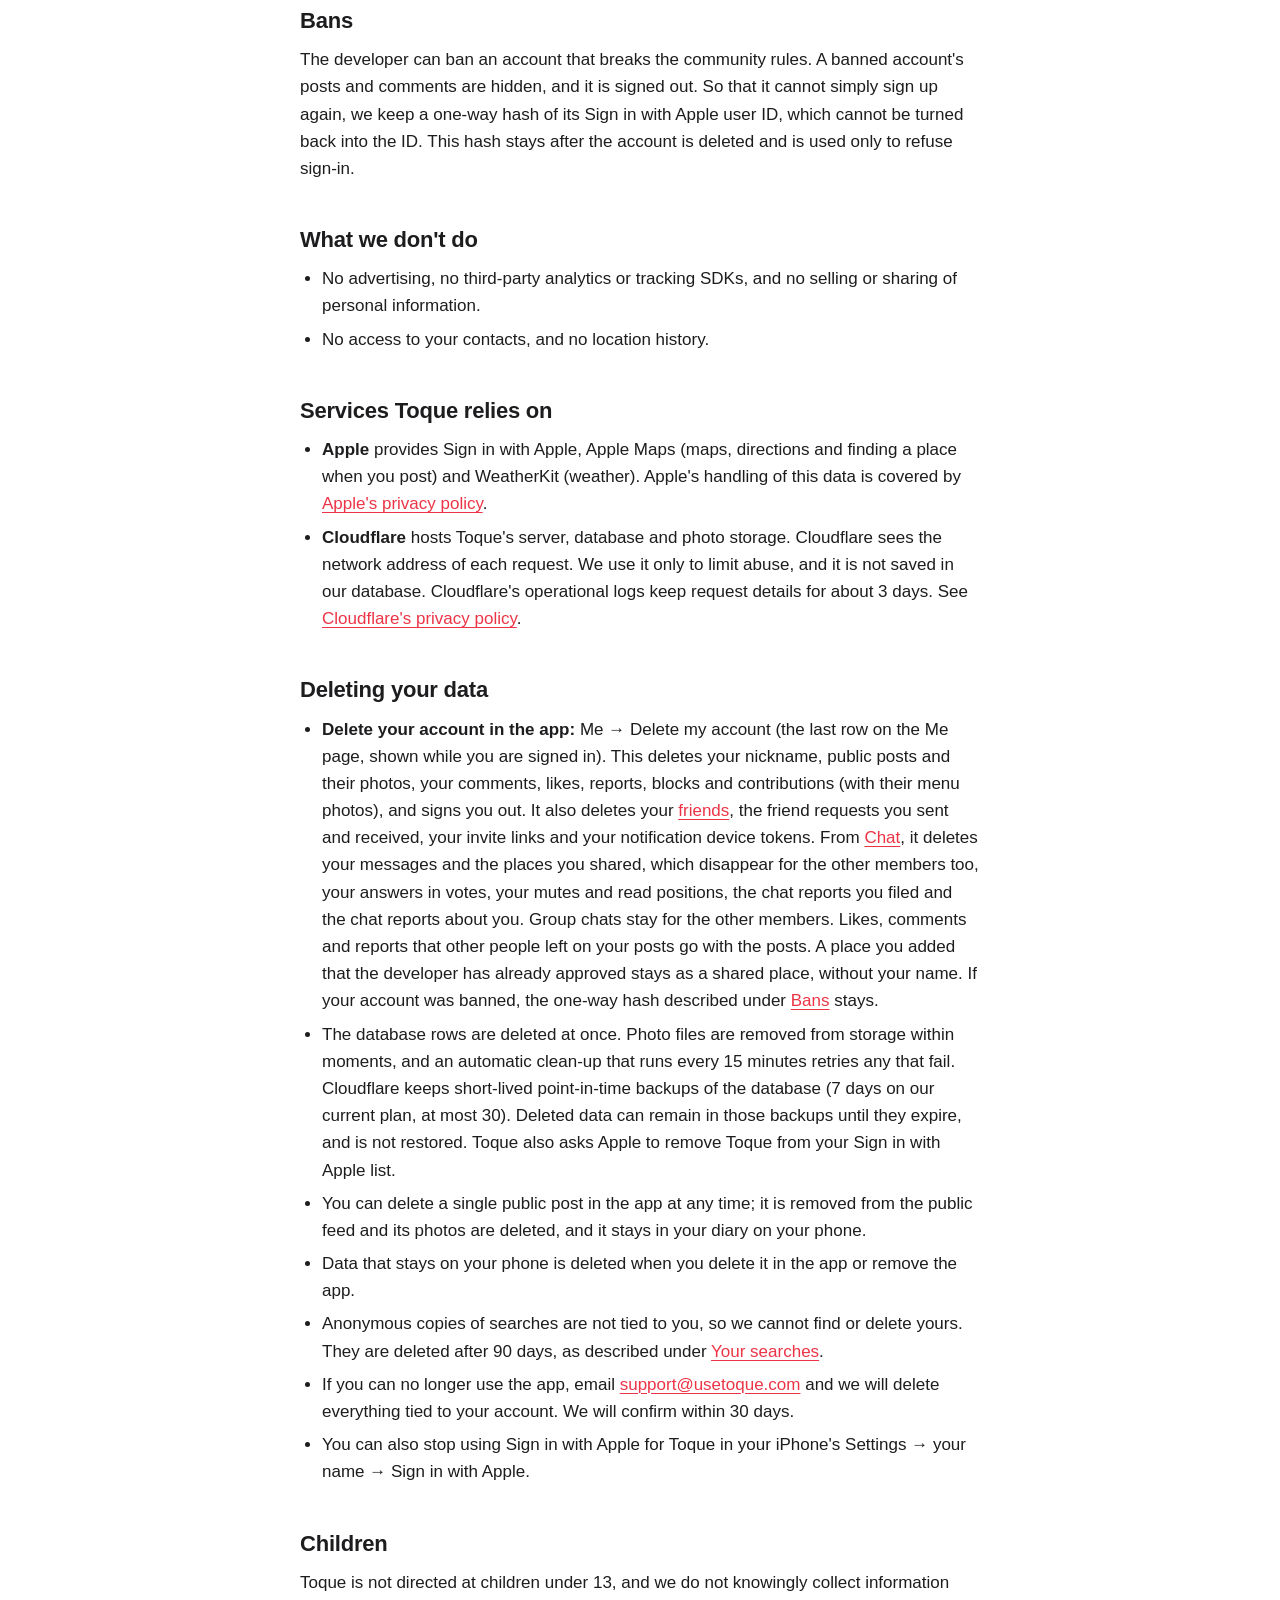
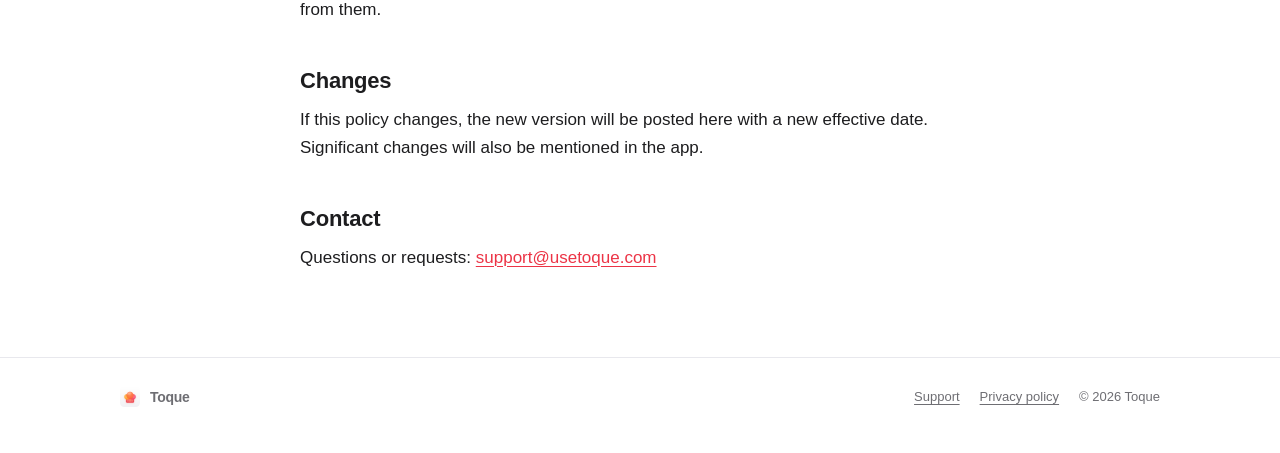
<file: privacy.html>
<!doctype html>
<html lang="en">
<head>
<meta charset="utf-8">
<meta name="viewport" content="width=device-width, initial-scale=1">
<title>Privacy policy — Toque</title>
<meta name="description" content="What Toque keeps on your phone, what it shares when you post, and how to delete it.">
<link rel="canonical" href="https://usetoque.com/privacy.html">
<meta property="og:type" content="website">
<meta property="og:site_name" content="Toque">
<meta property="og:title" content="Privacy policy — Toque">
<meta property="og:description" content="What Toque keeps on your phone, what it shares when you post, and how to delete it.">
<meta property="og:url" content="https://usetoque.com/privacy.html">
<meta property="og:image" content="https://usetoque.com/img/og.png">
<meta property="og:image:width" content="1200">
<meta property="og:image:height" content="630">
<meta property="og:image:alt" content="Toque: find the dish you're craving. Canberra's places to eat, searched by what's on the menu.">
<meta name="twitter:card" content="summary_large_image">
<meta name="twitter:title" content="Privacy policy — Toque">
<meta name="twitter:description" content="What Toque keeps on your phone, what it shares when you post, and how to delete it.">
<meta name="twitter:image" content="https://usetoque.com/img/og.png">
<link rel="icon" href="/favicon.ico" sizes="48x48">
<link rel="icon" href="/favicon.png" type="image/png" sizes="192x192">
<link rel="apple-touch-icon" href="/apple-touch-icon.png">
<link rel="stylesheet" href="style.css?v=15">
</head>
<body>
<header class="site"><div class="wrap">
  <a class="brand" href="/"><picture><source srcset="img/icon-dark.png" media="(prefers-color-scheme: dark)"><img src="img/icon-light.png" alt=""></picture>Toque</a>
  <nav class="site"><a href="/support.html">Support</a><a href="/privacy.html" aria-current="page">Privacy</a><!-- TESTFLIGHT_URL --><a class="nav-beta" href="mailto:support@usetoque.com?subject=Toque%20beta&amp;body=Hi%2C%20I%27d%20like%20to%20try%20the%20Toque%20beta.%0A%0AThe%20email%20of%20my%20Apple%20ID%20(for%20TestFlight)%3A%20">Get the beta</a></nav>
</div></header>

<main class="page"><div class="wrap narrow">
  <h1>Privacy policy</h1>
  <p class="meta">Last updated 28 November 2026</p>

  <p>Toque is an iPhone app for finding restaurants in Canberra by the dishes they serve. It is made by an independent developer. This policy explains what the app keeps, where, and what you can do about it. In short: most of what you do stays on your phone, we never ask for your name or email, and there are no ads and no tracking. The one thing Toque sends us about how you use it is an anonymous copy of your searches, which you can turn off.</p>

  <h2>What stays on your phone</h2>
  <ul>
    <li><strong>Your location.</strong> If you allow it, Toque uses your location on your phone to show distances, walking times and what's open near you. It is not sent to us.</li>
    <li><strong>Weather.</strong> To show weather, Toque sends the centre of the suburb you are in (not your exact position) to Apple WeatherKit. The weather is shown on screen and is not stored by us or kept on your phone.</li>
    <li><strong>Saved places and your food diary.</strong> These are stored only on your phone. They are not synced to iCloud or sent to us.</li>
    <li><strong>"Still open?" answers.</strong> When you tell Toque a place is open or closed, the answer is kept on your phone.</li>
  </ul>

  <h2 id="searches">Your searches</h2>
  <p>Searches are answered on your phone. No server takes part in finding results.</p>
  <p>To help us improve search, Toque also sends us an anonymous copy of your searches. This is on by default. For each search it sends:</p>
  <ul>
    <li>the words you searched for;</li>
    <li>how many places came back;</li>
    <li>which place you opened, by its position in the list, if you opened one.</li>
  </ul>
  <p>Nothing that identifies you goes with them: no account, no device ID, no location and no time. Searches are sent in small batches, at most once an hour. Each batch carries only the app's version number, and our server notes only the date it arrives. A batch that fails to send is dropped, not kept for later.</p>
  <p>Before sending, your phone leaves out searches that look like contact details, such as phone numbers, email addresses, usernames and web links. Our server checks again and drops any it finds.</p>
  <p>We use these searches to find what returns nothing or the wrong places, and to test and improve search. They are never shown to other users, sold or shared. They are deleted from our server after 90 days. A search that many people make (seen at least 3 times, on at least 2 days) may be kept longer in our private test set, after we check it by hand for names and contact details. Only the words are kept there, with how many times and on how many days they were searched and the day they first appeared.</p>
  <p>You can turn this off at any time in the app: Me → Privacy → Help improve search. Searches that have not been sent yet are deleted from your phone when you turn it off.</p>

  <h2>What you share when you post publicly</h2>
  <p>Browsing public posts needs no account. A post stays private, on your phone only, unless you choose to make it public. To make a post public, comment, like, report, block, send a contribution or add friends, Toque asks you to sign in with your Apple Account.</p>
  <p>Sign in with Apple gives our server a stable user ID that Apple creates for Toque. The app does not ask Apple for your name or email address, and our server would not keep them if they were sent. If you sign in, our server also keeps an encrypted token from Apple, used only to remove Toque from your Sign in with Apple list when you delete your account.</p>
  <p>Public posts and everything that goes with them are stored on Toque's own server, which runs on Cloudflare (Workers, a D1 database and R2 file storage). A public post can be seen by anyone using the app. We store:</p>
  <ul>
    <li>the post: its photo pages, text, the optional longer text (up to 500 characters), rating, dish names and the restaurant it is about, with the nickname you chose (never your real name);</li>
    <li>your comments, which show your nickname to everyone;</li>
    <li>your likes, which others see only as a count;</li>
    <li>your reports and blocks;</li>
    <li>contributions you send for a place, such as opening hours or photos of a menu, and a new place you add (its name, address and map pin). Menu photos can be seen only by you and the developer until the developer approves the menu; an approved menu's photos are then shown on the place's page;</li>
    <li>the Sign in with Apple user ID above, so the app knows which posts are yours.</li>
  </ul>
  <p>Photos are uploaded as you see them in the post.</p>
  <p><strong>Menu reading.</strong> We use the menu photos you send, with the text your phone read from them and the dishes the developer approves, to run, test and train the model that reads menus for Toque, privately on our server and on Kaggle, a machine-learning service; rejected menus are not used for training.</p>
  <p><strong>Checks on what you post.</strong> Before a post becomes public, Toque checks its photos for nudity on your phone, using Apple's Sensitive Content Analysis (where your phone has it turned on) and a model bundled in the app. Toque also looks in the photos, on your phone, for QR codes, barcodes and contact details such as phone numbers, links, email addresses or usernames, and a photo with one can't be posted. The photos are not sent anywhere for these checks. Public text (nicknames, notes, the longer text of a post, dish names and comments) is checked against a word list on our server before it is accepted.</p>
  <p><strong>Reports.</strong> Reports are used to hide posts and comments that several people report, and are reviewed by the developer. Reports are anonymous in the app: the person you report and other users never see who reported. Your report is stored with your Toque user ID, which only the developer can look up in the database. Blocks are visible only to you, and the person you block is not told.</p>

  <h2 id="friends">Friends</h2>
  <p>You can add people you know as friends. A friendship needs both people: one asks and the other accepts. There is no following.</p>
  <ul>
    <li><strong>Over 18 only.</strong> Before you can add friends, Toque asks Apple, through Declared Age Range, whether you are 18 or over. If you are, our server keeps only the time you confirmed. It never receives your birthday or age. If you are not, or you don't answer, nothing is sent and the answer stays on your phone.</li>
    <li><strong>Finding people.</strong> People can find you by the start of your nickname, unless you turn this off in the app. Results show your nickname, the month you joined and how many reviews you have. You can also share an invite link: our server keeps only a one-way hash of its code, and the link stops working after 7 days or 20 uses, or when you revoke it. Toque never uploads your contacts.</li>
    <li><strong>Friends and requests.</strong> We store who is friends with whom, and requests until they are answered or expire after 30 days. "Not now" is silent: the person who asked is not told. Removing a friend is quiet too. Blocking someone ends the friendship and hides each of you from the other.</li>
    <li><strong>Posts for friends.</strong> When you post, you choose Everyone or Friends. A friends-only post is shown only to your friends, while neither of you has blocked the other.</li>
    <li><strong>Notifications.</strong> If you allow notifications, your phone gives Toque a device token, which our server keeps with your account to tell you when someone asks to be your friend, when someone accepts and when you get a chat message (see <a href="#chat">Chat</a>). They are delivered through Apple's Push Notification service and show the other person's nickname only, and for a place that was shared, its name. The token is deleted when you sign out or delete your account.</li>
  </ul>

  <h2 id="chat">Chat</h2>
  <p>You can chat with your friends, one to one or in a group. Chat is not end-to-end encrypted: our server can read what you send, as described below.</p>
  <ul>
    <li><strong>Who can chat.</strong> Only friends, and only people who are 18 or over (see <a href="#friends">Friends</a>). A one-to-one chat needs a friendship. Nobody can join a group by link: members are added by a member who is their friend.</li>
    <li><strong>What we store.</strong> We store your messages, the places you share in chat, and votes (a question, its options and who chose what). We also store each chat's members, the group's title, when each message was sent, how far you have read, and when you muted a chat. The text of messages, shared places and votes is encrypted on our server with a key that we hold, and is decrypted when a member opens the chat. The group title, who sent what and when are not encrypted.</li>
    <li><strong>Editing.</strong> You can edit a text message for 15 minutes after you send it, up to 5 times. Chat members see the new text marked as edited. We keep the earlier versions, encrypted like the message, for as long as the message exists. Other members cannot see them. They are used only if the message is reported, when up to the last 5 earlier versions go into the report.</li>
    <li><strong>Unsend.</strong> You can delete your own message at any time. Its text is removed from our server, along with any earlier versions, and the chat shows "Message deleted". Deleting a message does not remove a report that was already filed about it (see Reports below).</li>
    <li><strong>Word filter.</strong> Text you send in chat is checked against a word list on our server, and slurs and sexual words are refused. Group titles are also checked for insults. Chat does not block links or contact details.</li>
    <li><strong>Reports and blocks.</strong> You can report a message, a group or a person, and block a person. A report sends the developer a copy of the reported message as it was when you reported it, with its earlier versions if it was edited, or the group's title and size, or the person's nickname. The copy is stored in readable form and with your Toque user ID. The developer's moderation tools show these copies only, not the other messages in the chat. A message is hidden after 3 people report it. A report can also pause sending for the person reported until the developer has looked. Blocking someone stops one-to-one messages between you and hides their messages from you in groups.</li>
    <li><strong>How long we keep it.</strong> Messages are deleted after one year, and a chat keeps at most its last 10,000 messages. Chat reports, with their copies, are deleted one year after they are filed. A clean-up job removes old messages every 15 minutes, and old reports once a day.</li>
    <li><strong>Leaving.</strong> If you leave a group, you stop receiving it. If you delete a chat, its history is hidden from you only, and it comes back with the next message. Your messages stay for the other members. A group is deleted when its last member leaves.</li>
    <li><strong>Notifications.</strong> If you allow notifications, a new chat message sends a push through Apple's Push Notification service. It shows the group's title or the sender's nickname, and a line such as "sent a message", "shared" a place by name, "started a vote" or "added you". It never includes the text of a message. A burst of messages rings once, and muted chats send none.</li>
  </ul>

  <h2 id="bans">Bans</h2>
  <p>The developer can ban an account that breaks the community rules. A banned account's posts and comments are hidden, and it is signed out. So that it cannot simply sign up again, we keep a one-way hash of its Sign in with Apple user ID, which cannot be turned back into the ID. This hash stays after the account is deleted and is used only to refuse sign-in.</p>

  <h2>What we don't do</h2>
  <ul>
    <li>No advertising, no third-party analytics or tracking SDKs, and no selling or sharing of personal information.</li>
    <li>No access to your contacts, and no location history.</li>
  </ul>

  <h2>Services Toque relies on</h2>
  <ul>
    <li><strong>Apple</strong> provides Sign in with Apple, Apple Maps (maps, directions and finding a place when you post) and WeatherKit (weather). Apple's handling of this data is covered by <a href="https://www.apple.com/legal/privacy/">Apple's privacy policy</a>.</li>
    <li><strong>Cloudflare</strong> hosts Toque's server, database and photo storage. Cloudflare sees the network address of each request. We use it only to limit abuse, and it is not saved in our database. Cloudflare's operational logs keep request details for about 3 days. See <a href="https://www.cloudflare.com/privacypolicy/">Cloudflare's privacy policy</a>.</li>
  </ul>

  <h2 id="deleting-your-data">Deleting your data</h2>
  <ul>
    <li><strong>Delete your account in the app:</strong> Me → Delete my account (the last row on the Me page, shown while you are signed in). This deletes your nickname, public posts and their photos, your comments, likes, reports, blocks and contributions (with their menu photos), and signs you out. It also deletes your <a href="#friends">friends</a>, the friend requests you sent and received, your invite links and your notification device tokens. From <a href="#chat">Chat</a>, it deletes your messages and the places you shared, which disappear for the other members too, your answers in votes, your mutes and read positions, the chat reports you filed and the chat reports about you. Group chats stay for the other members. Likes, comments and reports that other people left on your posts go with the posts. A place you added that the developer has already approved stays as a shared place, without your name. If your account was banned, the one-way hash described under <a href="#bans">Bans</a> stays.</li>
    <li>The database rows are deleted at once. Photo files are removed from storage within moments, and an automatic clean-up that runs every 15 minutes retries any that fail. Cloudflare keeps short-lived point-in-time backups of the database (7 days on our current plan, at most 30). Deleted data can remain in those backups until they expire, and is not restored. Toque also asks Apple to remove Toque from your Sign in with Apple list.</li>
    <li>You can delete a single public post in the app at any time; it is removed from the public feed and its photos are deleted, and it stays in your diary on your phone.</li>
    <li>Data that stays on your phone is deleted when you delete it in the app or remove the app.</li>
    <li>Anonymous copies of searches are not tied to you, so we cannot find or delete yours. They are deleted after 90 days, as described under <a href="#searches">Your searches</a>.</li>
    <li>If you can no longer use the app, email <a href="mailto:support@usetoque.com">support@usetoque.com</a> and we will delete everything tied to your account. We will confirm within 30 days.</li>
    <li>You can also stop using Sign in with Apple for Toque in your iPhone's Settings → your name → Sign in with Apple.</li>
  </ul>

  <h2>Children</h2>
  <p>Toque is not directed at children under 13, and we do not knowingly collect information from them.</p>

  <h2>Changes</h2>
  <p>If this policy changes, the new version will be posted here with a new effective date. Significant changes will also be mentioned in the app.</p>

  <h2>Contact</h2>
  <p>Questions or requests: <a href="mailto:support@usetoque.com">support@usetoque.com</a></p>
</div></main>

<footer class="site"><div class="wrap">
  <a class="brand" href="/"><picture><source srcset="img/icon-dark.png" media="(prefers-color-scheme: dark)"><img src="img/icon-light.png" alt=""></picture>Toque</a>
  <a href="/support.html">Support</a><a href="/privacy.html">Privacy policy</a><span>© 2026 Toque</span>
</div></footer>
</body>
</html>
</file>
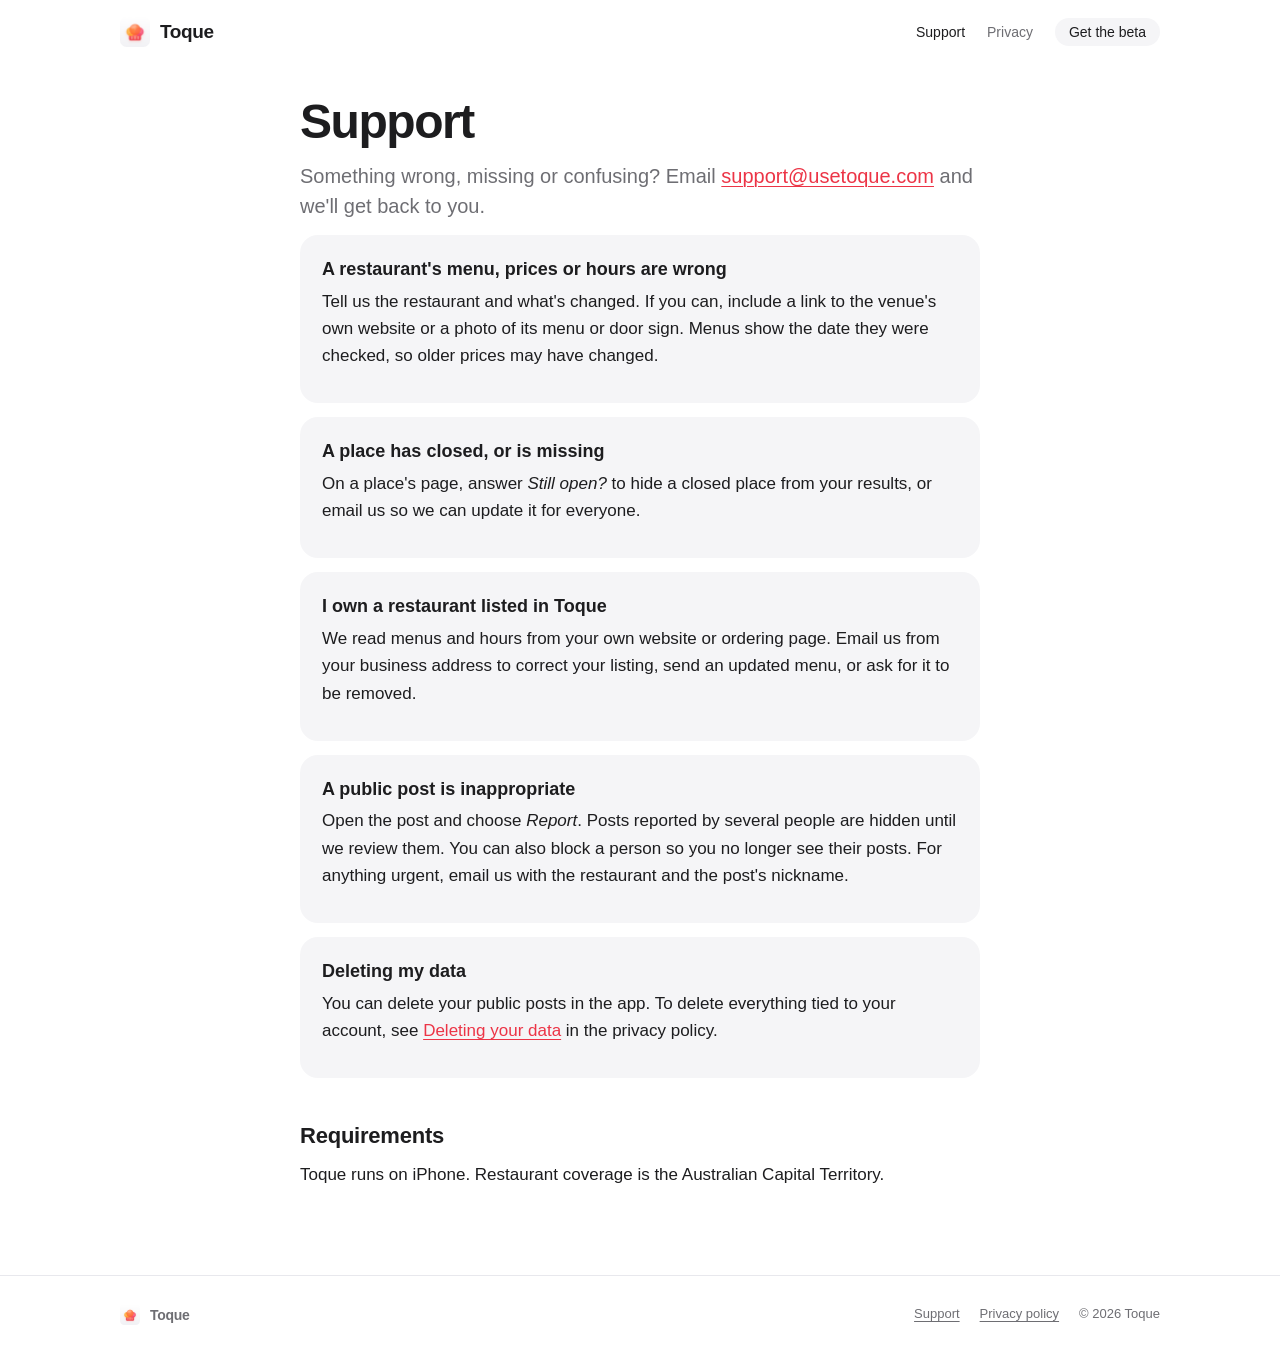
<file: support.html>
<!doctype html>
<html lang="en">
<head>
<meta charset="utf-8">
<meta name="viewport" content="width=device-width, initial-scale=1">
<title>Support — Toque</title>
<meta name="description" content="Help with Toque, corrections to restaurant information, and how to contact us.">
<link rel="canonical" href="https://usetoque.com/support.html">
<meta property="og:type" content="website">
<meta property="og:site_name" content="Toque">
<meta property="og:title" content="Support — Toque">
<meta property="og:description" content="Help with Toque, corrections to restaurant information, and how to contact us.">
<meta property="og:url" content="https://usetoque.com/support.html">
<meta property="og:image" content="https://usetoque.com/img/og.png">
<meta property="og:image:width" content="1200">
<meta property="og:image:height" content="630">
<meta property="og:image:alt" content="Toque: find the dish you're craving. Canberra's places to eat, searched by what's on the menu.">
<meta name="twitter:card" content="summary_large_image">
<meta name="twitter:title" content="Support — Toque">
<meta name="twitter:description" content="Help with Toque, corrections to restaurant information, and how to contact us.">
<meta name="twitter:image" content="https://usetoque.com/img/og.png">
<link rel="icon" href="/favicon.ico" sizes="48x48">
<link rel="icon" href="/favicon.png" type="image/png" sizes="192x192">
<link rel="apple-touch-icon" href="/apple-touch-icon.png">
<link rel="stylesheet" href="style.css?v=15">
</head>
<body>
<header class="site"><div class="wrap">
  <a class="brand" href="/"><picture><source srcset="img/icon-dark.png" media="(prefers-color-scheme: dark)"><img src="img/icon-light.png" alt=""></picture>Toque</a>
  <nav class="site"><a href="/support.html" aria-current="page">Support</a><a href="/privacy.html">Privacy</a><!-- TESTFLIGHT_URL --><a class="nav-beta" href="mailto:support@usetoque.com?subject=Toque%20beta&amp;body=Hi%2C%20I%27d%20like%20to%20try%20the%20Toque%20beta.%0A%0AThe%20email%20of%20my%20Apple%20ID%20(for%20TestFlight)%3A%20">Get the beta</a></nav>
</div></header>

<main class="page"><div class="wrap narrow">
  <h1>Support</h1>
  <p class="lede" style="max-width:none">Something wrong, missing or confusing? Email <a href="mailto:support@usetoque.com">support@usetoque.com</a> and we'll get back to you.</p>

  <div class="card">
    <h3>A restaurant's menu, prices or hours are wrong</h3>
    <p>Tell us the restaurant and what's changed. If you can, include a link to the venue's own website or a photo of its menu or door sign. Menus show the date they were checked, so older prices may have changed.</p>
  </div>

  <div class="card">
    <h3>A place has closed, or is missing</h3>
    <p>On a place's page, answer <em>Still open?</em> to hide a closed place from your results, or email us so we can update it for everyone.</p>
  </div>

  <div class="card">
    <h3>I own a restaurant listed in Toque</h3>
    <p>We read menus and hours from your own website or ordering page. Email us from your business address to correct your listing, send an updated menu, or ask for it to be removed.</p>
  </div>

  <div class="card">
    <h3>A public post is inappropriate</h3>
    <p>Open the post and choose <em>Report</em>. Posts reported by several people are hidden until we review them. You can also block a person so you no longer see their posts. For anything urgent, email us with the restaurant and the post's nickname.</p>
  </div>

  <div class="card">
    <h3>Deleting my data</h3>
    <p>You can delete your public posts in the app. To delete everything tied to your account, see <a href="/privacy.html#deleting-your-data">Deleting your data</a> in the privacy policy.</p>
  </div>

  <h2>Requirements</h2>
  <p>Toque runs on iPhone. Restaurant coverage is the Australian Capital Territory.</p>
</div></main>

<footer class="site"><div class="wrap">
  <a class="brand" href="/"><picture><source srcset="img/icon-dark.png" media="(prefers-color-scheme: dark)"><img src="img/icon-light.png" alt=""></picture>Toque</a>
  <a href="/support.html">Support</a><a href="/privacy.html">Privacy policy</a><span>© 2026 Toque</span>
</div></footer>
</body>
</html>
</file>
<file: style.css>
:root {
  --bg: #ffffff;
  --surface: #f5f5f7;
  --text: #1d1d1f;
  --muted: #6e6e73;
  --line: #e8e8ed;
  --accent: #ec3446;
  --gold: #ffc24a;
  --orange: #ff8a4c;
  --pink: #f23d63;
  --open: #1f8a4c;
  --amber: #b46b00;
  --shadow: 0 40px 80px -30px rgba(0, 0, 0, 0.35), 0 16px 32px -16px rgba(0, 0, 0, 0.2);
  color-scheme: light dark;
}
@media (prefers-color-scheme: dark) {
  :root {
    --bg: #000000;
    --surface: #1c1c1e;
    --text: #f5f5f7;
    --muted: #a1a1a6;
    --line: #2c2c2e;
    --accent: #ff5a63;
    --open: #4cc27c;
    --amber: #f0a43a;
    --shadow: 0 40px 80px -30px rgba(0, 0, 0, 0.9), 0 0 0 1px rgba(255, 255, 255, 0.08);
  }
}

* { box-sizing: border-box; }
html { -webkit-text-size-adjust: 100%; }
body {
  margin: 0;
  background: var(--bg);
  color: var(--text);
  font: 17px/1.6 -apple-system, BlinkMacSystemFont, "SF Pro Text", "Helvetica Neue", Arial, sans-serif;
  -webkit-font-smoothing: antialiased;
  overflow-x: hidden;
}
a { color: var(--accent); text-decoration-thickness: 1px; text-underline-offset: 3px; }
img { display: block; max-width: 100%; }

.wrap { max-width: 1080px; margin: 0 auto; padding: 0 20px; }
.narrow { max-width: 720px; }

/* Header */
header.site { position: relative; z-index: 2; }
header.site .wrap {
  display: flex; align-items: center; justify-content: space-between; gap: 16px; min-height: 64px;
}
.brand {
  display: inline-flex; align-items: center; gap: 10px;
  color: var(--text); text-decoration: none; font-weight: 600; font-size: 19px; letter-spacing: -0.02em;
}
.brand img { width: 30px; height: 30px; border-radius: 22.5%; }
nav.site a { color: var(--muted); text-decoration: none; margin-left: 22px; font-size: 14px; }
nav.site a:hover, nav.site a[aria-current="page"] { color: var(--text); }
/* The beta request lives in the header until there is a TestFlight link */
nav.site a.nav-beta { color: var(--text); background: var(--surface); padding: 6px 14px; border-radius: 999px; font-weight: 500; white-space: nowrap; transition: background .15s; }
nav.site a.nav-beta:hover { background: var(--line); }
.soon-line { display: flex; align-items: center; justify-content: center; gap: 6px; margin: 14px 0 0; font-size: 15px; color: var(--muted); }
.soon-line .ico.sm { width: 16px; height: 16px; color: var(--muted); margin: 0; }

/* Home */
.home section { text-align: center; padding: 0 20px; }
.home h1 {
  font-size: clamp(44px, 8vw, 88px); line-height: 1.02; letter-spacing: -0.045em; font-weight: 700;
  margin: 0 0 20px;
}
.home h1 .grad {
  background: linear-gradient(100deg, var(--gold), var(--orange) 40%, var(--pink) 80%, var(--accent));
  -webkit-background-clip: text; background-clip: text; color: transparent;
}
.home h2 {
  font-size: clamp(34px, 5.5vw, 60px); line-height: 1.05; letter-spacing: -0.04em; font-weight: 700;
  margin: 0 0 16px;
}
.home section > p { font-size: clamp(19px, 2.2vw, 23px); line-height: 1.45; color: var(--muted); margin: 0 auto; max-width: 30ch; }

.intro { padding-top: 64px !important; }
@keyframes blink { 50% { opacity: 0; } }

/* Query bubbles: things people type into Toque, floating beside the phone. bubbles.js swaps in more queries.
   Outer .bubble is placed and bobs; the inner button is the pill and springs in. Slots are measured from the phone. */
.orbit { position: relative; width: max-content; margin: 0 auto; }
.bubbles { position: absolute; inset: 0; pointer-events: none; }
.bubble {
  position: absolute; top: var(--y); opacity: var(--a, 1); scale: var(--s, 1);
  animation: bob var(--d, 7s) ease-in-out calc(var(--d, 7s) * -.37 * var(--i)) infinite alternate;
}
.bubble:nth-child(odd) { right: calc(100% - var(--o)); transform-origin: 100% 50%; }
.bubble:nth-child(even) { left: calc(100% - var(--o)); transform-origin: 0 50%; }
.bubble > button {
  position: relative; display: flex; align-items: center; gap: 8px; margin: 0; border: 0; padding: 10px 18px 10px 14px; border-radius: 999px;
  background: var(--surface); color: var(--text); font: inherit; font-size: 15px; font-weight: 500; line-height: 1.4; white-space: nowrap;
  box-shadow: 0 1px 2px rgba(0, 0, 0, .04), 0 8px 20px -12px rgba(0, 0, 0, .18);
  animation: pop .9s cubic-bezier(.34, 1.36, .54, 1) calc(.55s + var(--i) * .12s) both;
  pointer-events: auto; cursor: pointer; -webkit-tap-highlight-color: transparent; touch-action: manipulation;
  transition: scale .45s cubic-bezier(.34, 1.36, .54, 1), background-color .2s;
}
/* Tappable: a springy lift under the pointer, a press, a focus ring, and a warm tint while its search plays. */
@media (hover: hover) {
  .bubble > button:hover { scale: 1.045; }
}
.bubble > button:active { scale: .95; transition-duration: .12s, .2s; }
.bubble > button:focus-visible { outline: 2px solid var(--accent); outline-offset: 2px; }
.bubble > button.on { background: color-mix(in srgb, var(--accent) 9%, var(--surface)); }
/* Once per visit: a soft tap ripple on one bubble, the same grey touch the phone demo shows. */
.bubble > button::after {
  content: ""; position: absolute; inset: 0; border-radius: inherit; pointer-events: none; opacity: 0;
  box-shadow: 0 0 0 2px rgba(120, 120, 128, .45);
}
.bubble > button.nudge { animation: pop .9s cubic-bezier(.34, 1.36, .54, 1) both, press 1.1s ease-in-out .1s; }
.bubble > button.nudge::after { animation: ripple 1.2s cubic-bezier(.2, .7, .3, 1) .3s; }
@keyframes press { 0%, 100% { scale: 1; } 30% { scale: .94; } 60% { scale: 1.02; } }
@keyframes ripple { from { opacity: 1; transform: scale(1); } to { opacity: 0; transform: scale(1.25, 1.6); } }
.bubble:nth-child(odd) > button { transform-origin: 100% 50%; }
.bubble:nth-child(even) > button { transform-origin: 0 50%; }
.bubble > button::before {
  content: ""; flex: none; width: 16px; height: 16px;
  background: url("data:image/svg+xml,%3Csvg xmlns='http://www.w3.org/2000/svg' viewBox='0 0 24 24'%3E%3Cpath fill='%23ff9e2c' d='M12 2l1.9 5.6L19.5 9.5l-5.6 1.9L12 17l-1.9-5.6L4.5 9.5l5.6-1.9z'/%3E%3Cpath fill='%23ffc24a' d='M19 14l.9 2.6 2.6.9-2.6.9L19 21l-.9-2.6-2.6-.9 2.6-.9z'/%3E%3C/svg%3E") center / contain no-repeat;
}
@media (prefers-color-scheme: dark) {
  .bubble > button { box-shadow: inset 0 0 0 1px rgba(255, 255, 255, .06); }
}
/* Left column odd, right column even; --o is how far a bubble overlaps the phone (negative: a gap). Far ones are fainter. */
.bubble:nth-child(1) { --i: 0; --y: 9%;  --o: -36px; --d: 7.4s; }
.bubble:nth-child(2) { --i: 1; --y: 15%; --o: 8px;   --d: 6.6s; }
.bubble:nth-child(3) { --i: 2; --y: 29%; --o: 6px;   --d: 8s; }
.bubble:nth-child(4) { --i: 3; --y: 37%; --o: -64px; --d: 7s;   --a: .55; --s: .94; }
.bubble:nth-child(5) { --i: 4; --y: 51%; --o: -84px; --d: 7.8s; --a: .55; --s: .94; }
.bubble:nth-child(6) { --i: 5; --y: 57%; --o: 4px;   --d: 6.8s; }
.bubble:nth-child(7) { --i: 6; --y: 73%; --o: 8px;   --d: 7.2s; }
.bubble:nth-child(8) { --i: 7; --y: 81%; --o: -28px; --d: 8.4s; --a: .55; --s: .94; }
@keyframes pop { from { opacity: 0; transform: translateY(10px) scale(.84); } to { opacity: 1; transform: none; } }
@keyframes bob { from { transform: translate(-2px, -5px); } to { transform: translate(2px, 5px); } }
.stage.still .bubble, .stage.still .bubble > button { animation-play-state: paused; }

/* Narrower desktops: the five near bubbles only, all touching the phone. */
@media (max-width: 1040px) {
  .bubble:nth-child(4), .bubble:nth-child(5), .bubble:nth-child(8) { display: none; }
  .bubble:nth-child(1) { --o: 6px; }
  .bubble > button { font-size: 14px; padding: 9px 16px 9px 12px; }
}
/* Phones and small tablets: three bubbles in a zigzag above the phone, the last one over its top corner (the status bar). */
@media (max-width: 860px) {
  .home .stage { padding-top: 172px !important; }
  .bubble:nth-child(n+4) { display: none; }
  .bubble:nth-child(1) { --y: -132px; left: -14px; right: auto; }
  .bubble:nth-child(2) { --y: -84px; right: -14px; left: auto; }
  .bubble:nth-child(3) { --y: -34px; left: 6px; right: auto; }
  .bubble > button { font-size: 14px; padding: 8px 15px 8px 11px; gap: 7px; }
  .bubble > button::before { width: 15px; height: 15px; }
}
@media (prefers-reduced-motion: reduce) {
  .bubble, .bubble > button { animation: none !important; }
}

/* Quiet pill: one element for "coming soon" and the beta request (mailto until there is a TestFlight link) */
.beta {
  display: flex; width: fit-content; margin: 18px auto 0; align-items: center; gap: 8px; padding: 9px 18px 9px 14px; border-radius: 999px;
  background: var(--surface); color: var(--text); font-size: 15px; line-height: 1.4; text-decoration: none; transition: background .15s;
}
.beta:hover { background: var(--line); }
.beta:focus-visible { outline: 2px solid var(--accent); outline-offset: 2px; }
.beta .ico { margin: 0; }
.beta .soon { color: var(--muted); }
.beta .sep { color: var(--muted); }
.beta .ask-beta { font-weight: 500; }
.beta .ico.sm { width: 18px; height: 18px; color: var(--muted); }

/* Icons: SF Symbols style, outline, inherit colour */
.ico { display: block; width: 28px; height: 28px; fill: none; stroke: currentColor; stroke-width: 1.6; stroke-linecap: round; stroke-linejoin: round; color: var(--muted); }
.chapter > .ico { margin: 0 auto 18px; }

.phone {
  position: relative; margin: 0 auto; width: 300px; aspect-ratio: 1320 / 2868;
  border-radius: 50px; padding: 10px; background: #0d0d0f;
  box-shadow: var(--shadow);
}
.phone img, .phone video { display: block; width: 100%; height: 100%; object-fit: cover; border-radius: 41px; background: #fff; }
.phone.xl { width: 340px; border-radius: 56px; padding: 11px; }
.phone.xl img, .phone.xl video { border-radius: 46px; }

.stage { position: relative; padding-top: 56px !important; overflow-x: clip; }
.stage .phone { animation: rise 1s .15s cubic-bezier(.2,.8,.2,1) both; }
@keyframes rise { from { transform: translateY(48px); } to { transform: none; } }

.chapter { padding-top: 160px !important; }
.chapter .phone { margin-top: 56px; }

.closing { padding: 128px 20px 120px !important; }
.closing img { width: 88px; height: 88px; border-radius: 22.5%; margin: 0 auto 6px; box-shadow: 0 12px 30px -10px rgba(0,0,0,.25); }
.closing .beta { margin-top: 24px; }
.closing p { font-size: 15px !important; max-width: none !important; margin-top: 22px !important; }

@supports (animation-timeline: view()) {
  .reveal { animation: reveal linear both; animation-timeline: view(); animation-range: entry 0% cover 40%; }
  @keyframes reveal { from { opacity: 0; transform: translateY(80px) scale(.92); } to { opacity: 1; transform: none; } }
}

@media (max-width: 760px) {
  .intro { padding-top: 56px !important; }
  .phone { width: 260px; border-radius: 44px; padding: 9px; }
  .phone img, .phone video { border-radius: 36px; }
  .phone.xl { width: 280px; border-radius: 47px; padding: 9px; }
  .phone.xl img, .phone.xl video { border-radius: 39px; }
  .stage { padding-top: 48px !important; }
  .chapter { padding-top: 112px !important; }
  .chapter .phone { margin-top: 40px; }
  .closing { padding: 112px 20px 88px !important; }
}
@media (prefers-reduced-motion: reduce) {
  .reveal, .stage .phone { animation: none !important; }
}

/* Text pages */
.lede { font-size: 20px; line-height: 1.5; color: var(--muted); margin: 0 0 28px; max-width: 34ch; }
main.page { padding: 32px 0 72px; }
main.page h1 { font-size: clamp(34px, 6vw, 48px); line-height: 1.1; letter-spacing: -0.03em; margin: 0 0 12px; }
main.page h2 { font-size: 22px; letter-spacing: -0.01em; margin: 40px 0 8px; }
main.page h3 { font-size: 18px; margin: 0 0 4px; }
main.page p, main.page ul { margin: 0 0 14px; }
main.page ul { padding-left: 22px; }
main.page li { margin-bottom: 6px; }
.meta { color: var(--muted); font-size: 15px; }
.card { background: var(--surface); border-radius: 18px; padding: 20px 22px; margin: 14px 0; }

footer.site { border-top: 1px solid var(--line); padding: 28px 0 44px; color: var(--muted); font-size: 13px; }
footer.site .wrap { display: flex; flex-wrap: wrap; gap: 8px 20px; align-items: center; }
footer.site a { color: var(--muted); }
footer.site .brand { font-size: 14px; margin-right: auto; }
footer.site .brand img { width: 20px; height: 20px; }
@media (max-width: 420px) {
  nav.site a { margin-left: 14px; }
  .beta { font-size: 14px; gap: 6px; padding: 9px 14px 9px 12px; }
}

/* Search demo: real app screenshots, animated in the page */
.phone .demo { position: relative; width: 100%; height: 100%; overflow: hidden; border-radius: 46px; background: #fff; isolation: isolate; }
.phone .demo img { position: absolute; left: 0; top: 0; width: 100%; height: auto; border-radius: 0; object-fit: fill; background: none; }
.d-home, .d-results { position: absolute; inset: 0; will-change: transform; }
.phone .demo .d-home > img { height: 100%; }
.d-results { transform: translateX(100%); background: #fff; box-shadow: -12px 0 40px rgba(0, 0, 0, .08); }
.d-list { will-change: transform; }
/* The typed query is live text over the screenshot's search field, so any query costs no image bytes. Sizes are in
   cqw (1% of the screen's width) measured from the 840px-wide screenshots: 8.4px there is 1cqw; 17pt text is 3.8636cqw.
   Tops and heights are % of the screen's height instead, because the screenshot is stretched to fill the screen and the
   phone's screen is a little taller than the 840x1825 shot. */
.phone .demo { container-type: inline-size; }
.d-field {
  position: absolute; left: 13.631cqw; top: 21.041%; width: 71.49cqw; height: 5.425%; padding-left: 1.786cqw;
  display: flex; align-items: center; opacity: 0;
  font: 400 3.8636cqw/1 -apple-system, BlinkMacSystemFont, "SF Pro Text", "Helvetica Neue", Arial, sans-serif;
  letter-spacing: -.0253em; color: #000; white-space: pre; -webkit-font-smoothing: antialiased;
}
.d-field.on { opacity: 1; }
.d-field.filled { background: #f3f2f8; }
.d-caret { flex: none; width: .476cqw; height: 5cqw; margin-top: .238cqw; border-radius: .25cqw; background: #ec3446; }
.d-field.idle .d-caret { animation: blink 1s steps(1) infinite; }
.d-send {
  position: absolute; left: 86.31cqw; top: 22.641%; width: 4.881cqw; height: 4.881cqw; border-radius: 50%; opacity: 0; scale: .6;
  background: #e8374a url("data:image/svg+xml,%3Csvg xmlns='http://www.w3.org/2000/svg' viewBox='0 0 20 20' fill='none' stroke='%23fff' stroke-width='1.75' stroke-linecap='round' stroke-linejoin='round'%3E%3Cpath d='M10 14.8V6.3M6.5 9.8 10 6.3l3.5 3.5'/%3E%3C/svg%3E") center / 100% no-repeat;
  transition: opacity .15s, scale .25s cubic-bezier(.34, 1.36, .54, 1);
}
.d-field.filled + .d-send { opacity: 1; scale: 1; }
@supports not (width: 1cqw) { .d-field, .d-send { display: none; } }
.phone .demo .d-back { left: 2.273%; top: 5.404%; width: 14.545%; }
.phone .demo .d-kb { top: 63.947%; z-index: 4; transform: translateY(100%); will-change: transform; }
.phone .demo .d-status { z-index: 3; -webkit-mask-image: linear-gradient(#000 65%, transparent); mask-image: linear-gradient(#000 65%, transparent); }
.phone .demo .d-tabbar { top: auto; bottom: 0; z-index: 3; -webkit-mask-image: linear-gradient(transparent, #000 35%); mask-image: linear-gradient(transparent, #000 35%); }
.d-touch { position: absolute; z-index: 5; width: 11%; aspect-ratio: 1; border-radius: 50%; background: rgba(120, 120, 128, .32); border: 2px solid rgba(255, 255, 255, .7); opacity: 0; pointer-events: none; }
.d-island { position: absolute; z-index: 6; left: 35.83%; top: 1.5%; width: 28.26%; height: 3.73%; border-radius: 999px; background: #000; }
@media (max-width: 760px) {
  .phone .demo { border-radius: 39px; }
}

/* Map demo: bare map captures zoomed by the page, with the app's bars, panel and card laid over them */
.phone .mdemo img { position: absolute; }
.phone .mdemo .m-zoom { position: absolute; inset: 0; transform: translate(-.0758%, -2.266%); }
.phone .mdemo .m-zoom img { height: 100%; transform-origin: 50% 51.395%; will-change: transform, opacity; opacity: 0;
  -webkit-mask-image: linear-gradient(90deg, transparent, #000 5%, #000 95%, transparent), linear-gradient(transparent, #000 4%, #000 96%, transparent);
  -webkit-mask-composite: source-in; mask-image: linear-gradient(90deg, transparent, #000 5%, #000 95%, transparent), linear-gradient(transparent, #000 4%, #000 96%, transparent);
  mask-composite: intersect; }
.phone .mdemo .m-zoom img:first-child { opacity: 1; -webkit-mask-image: none; mask-image: none; }
.phone .mdemo .m-top { top: 0; -webkit-mask: url(img/map/mask-top.svg) 0 0 / 100% 100%; mask: url(img/map/mask-top.svg) 0 0 / 100% 100%; }
.phone .mdemo .m-bot { top: 87.169%; -webkit-mask: url(img/map/mask-bot.svg) 0 0 / 100% 100%; mask: url(img/map/mask-bot.svg) 0 0 / 100% 100%; }
.phone .mdemo .m-street { opacity: 0; }
.phone .mdemo .m-full { height: 100%; opacity: 0; }
.phone .mdemo .m-f-city { opacity: 1; }
.phone .mdemo .m-patch { opacity: 0; }
.phone .mdemo .m-locate { left: 86.364%; top: 11.855%; width: 12.121%; }
.phone .mdemo .m-badge { left: 86.667%; top: 6.904%; width: 11.364%; border-radius: 50%; }
.phone .mdemo .m-pin { left: 17.424%; top: 37.657%; width: 21.97%; border-radius: 18%; }
.m-panel { position: absolute; left: 9.091%; top: 12.971%; width: 81.818%; height: 18.131%; border-radius: 7.2% / 15%; overflow: hidden; opacity: 0; transform-origin: 50% 0; box-shadow: 0 10px 30px rgba(0, 0, 0, .08); }
.phone .mdemo .m-panel img { width: 100%; height: 100%; }
.phone .mdemo .m-panel img:not(:first-child) { opacity: 0; }
.phone .mdemo .m-card { left: 2.727%; top: 72.7%; width: 94.545%; border-radius: 6.25% / 17.5%; transform: translateY(175%); box-shadow: 0 10px 30px rgba(0, 0, 0, .1); }
.mdemo .d-touch, .mdemo .d-island { z-index: 6; }

/* Phones: the header keeps the brand and the beta button; Support and Privacy stay in the footer */
@media (max-width: 480px) {
  nav.site a:not(.nav-beta) { display: none; }
}
</file>
<file: blog/blog.css>
/* Engineering posts: shares style.css (tokens, header, footer, main.page) and adds long-form prose and figures. */
:root {
  --code-bg: #f5f5f7;
  --fig-bg: #f5f5f7;
  --card: #ffffff;
  --soft: rgba(0, 0, 0, 0.06);
  --bar: #ec3446;
  --bar-2: #c7c7cc;
  --mark-printed: #1d1d1f;
  --mark-code: #0a6fd6;
  --mark-model: #b35c00;
  --mark-rule: #1f8a4c;
  --mark-hand: #7a4cc2;
  --wall-dim: #86868b;
  --role-sec: #0a6fd6;
  --role-name: #1f8a4c;
  --role-price: #c2255c;
  --role-desc: #0b8793;
  --role-code: #6e6e73;
}
@media (prefers-color-scheme: dark) {
  :root {
    --code-bg: #1c1c1e;
    --fig-bg: #1c1c1e;
    --card: #2c2c2e;
    --soft: rgba(255, 255, 255, 0.08);
    --bar: #ff5a63;
    --bar-2: #48484a;
    --mark-printed: #f5f5f7;
    --mark-code: #5aa9ff;
    --mark-model: #f0a43a;
    --mark-rule: #4cc27c;
    --mark-hand: #b794f4;
    --wall-dim: #8e8e93;
    --role-sec: #5aa9ff;
    --role-name: #4cc27c;
    --role-price: #ff7ab0;
    --role-desc: #3dc6d2;
    --role-code: #a1a1a6;
  }
}

body.blog { background: var(--bg); }
.post { padding-bottom: 24px; font-size: 16px; line-height: 1.6; }
/* The standfirst spans the column (style.css narrows .lede for the landing page) and is set off from the body. */
.post .lede { max-width: none; font-size: 18px; line-height: 1.5; color: var(--muted); text-wrap: pretty; margin: 0 0 24px; padding-bottom: 20px; border-bottom: 1px solid var(--line); }
/* Title and headings set like the homepage's: bold, tight, close-leaded. */
main.page .post h1 { font-size: clamp(32px, 5vw, 42px); line-height: 1.06; letter-spacing: -0.035em; font-weight: 700; margin-bottom: 14px; }
@media (max-width: 560px) { .post .lede { font-size: 17px; margin-bottom: 22px; padding-bottom: 18px; } }
/* Contents: the post's h2 sections, a numbered list under the standfirst at every width, folded and
   unfolded at its label. */
.post nav.toc { margin: 0 0 8px; font-size: 15px; }
.post nav.toc summary { display: inline-flex; align-items: center; gap: 6px; margin: 0 0 6px; color: var(--muted); font-size: 13px; font-weight: 600; letter-spacing: 0.04em; text-transform: uppercase; cursor: pointer; list-style: none; }
.post nav.toc summary::-webkit-details-marker { display: none; }
/* A chevron after the label: pointing right when folded, down when open. */
.post nav.toc summary::after { content: ""; width: 6px; height: 6px; border-right: 1.5px solid currentColor; border-bottom: 1.5px solid currentColor; rotate: -45deg; translate: 0 -1px; transition: rotate .15s; }
.post nav.toc details[open] summary::after { rotate: 45deg; translate: 0 -3px; }
.post nav.toc summary:hover { color: var(--text); }
.post nav.toc details:not([open]) summary { margin-bottom: 0; }
main.page .post nav.toc ol { margin: 0; padding-left: 22px; color: var(--muted); }
.post nav.toc li { margin-bottom: 4px; }
.post nav.toc a { color: var(--text); text-decoration: none; }
.post nav.toc a:hover { color: var(--accent); }
.kicker { display: flex; flex-wrap: wrap; align-items: center; gap: 6px 14px; margin: 8px 0 18px; color: var(--muted); font-size: 14px; }
.kicker a { color: var(--muted); text-decoration: none; }
.kicker a:hover { color: var(--text); }
.kicker .cat { padding: 3px 12px; border-radius: 999px; background: var(--surface); color: var(--accent); font-weight: 600; }

main.page .post h2 { font-size: 25px; line-height: 1.15; letter-spacing: -0.03em; font-weight: 700; margin: 44px 0 10px; }
main.page .post h3 { font-size: 18px; line-height: 1.3; margin: 28px 0 6px; }
main.page .post p, main.page .post ul, main.page .post ol { margin: 0 0 14px; }
.post ul, .post ol { padding-left: 22px; }
.post li { margin-bottom: 6px; }
.post strong { font-weight: 600; }
.post hr { border: 0; border-top: 1px solid var(--line); margin: 48px 0; }
.post blockquote { margin: 0 0 16px; padding: 2px 0 2px 16px; border-left: 3px solid var(--line); color: var(--muted); }
.post code { font: 0.86em/1.4 ui-monospace, "SF Mono", Menlo, Consolas, monospace; background: var(--code-bg); padding: 1px 5px; border-radius: 6px; overflow-wrap: anywhere; }
.post pre { background: var(--code-bg); border-radius: 14px; padding: 14px 16px; overflow-x: auto; margin: 0 0 18px; }
.post pre code { background: none; padding: 0; font-size: 13.5px; overflow-wrap: normal; }
.post .table { overflow-x: auto; margin: 0 0 20px; }
.post table { border-collapse: collapse; width: 100%; font-size: 15px; font-variant-numeric: tabular-nums; }
.post th, .post td { text-align: left; padding: 7px 12px 7px 0; border-bottom: 1px solid var(--line); vertical-align: top; }
.post th { color: var(--muted); font-weight: 500; font-size: 13px; }
.post td.n, .post th.n { text-align: right; }
.post .note { background: var(--fig-bg); border-radius: 14px; padding: 14px 18px; font-size: 15px; }
.post .note.todo { border: 1px dashed var(--amber); background: transparent; }
.post mark.todo { background: transparent; color: var(--amber); font-weight: 600; border: 1px dashed var(--amber); border-radius: 4px; padding: 0 4px; }
.post .note > :last-child { margin-bottom: 0; }

/* Figures */
.fig { margin: 22px 0 26px; }
.fig .panel { background: var(--fig-bg); border-radius: 18px; padding: 18px; }
.fig figcaption { color: var(--muted); font-size: 13px; line-height: 1.5; margin-top: 8px; }
.fig figcaption b { color: var(--text); font-weight: 600; }
.fig .tabs { display: flex; flex-wrap: wrap; gap: 6px; margin: 0 0 14px; }
.fig .tabs button {
  font: inherit; font-size: 14px; line-height: 1.3; border: 0; border-radius: 999px; padding: 7px 13px; cursor: pointer;
  background: var(--card); color: var(--text); box-shadow: 0 0 0 1px var(--soft); transition: background .15s;
}
.fig .tabs button[aria-pressed="true"] { background: var(--text); color: var(--bg); box-shadow: none; }
.fig .tabs button:focus-visible { outline: 2px solid var(--accent); outline-offset: 2px; }
.fig svg text { font-family: -apple-system, BlinkMacSystemFont, "SF Pro Text", "Helvetica Neue", Arial, sans-serif; }

/* Figure 1: a wall of every search in the evaluation set, set as type around a Spotlight-like search field.
   Rows drift slowly in alternate directions (figures.js doubles each row so the loop is seamless); the field sits
   on top in a clearing, and its edge warms with the brand's colours only while a search is being typed. */
@property --spin { syntax: "<angle>"; inherits: false; initial-value: 0deg; }
/* Figure: the three first-priority costs, in columns sized so their texts wrap to the same number of lines at the
   full column width (re-measure if the texts change). */
.costs { display: grid; grid-template-columns: 0.9fr 1fr 0.95fr; gap: 10px; }
.costs .cost { background: var(--fig-bg); border-radius: 16px; padding: 12px 14px; }
.costs .cost .ico { width: 20px; height: 20px; margin: 0 0 6px; }
.costs .cost b { display: block; font-size: 15px; font-weight: 600; margin-bottom: 4px; }
.costs .cost p { margin: 0 !important; font-size: 13px; line-height: 1.45; color: var(--muted); }
@media (max-width: 640px) { .costs { grid-template-columns: 1fr; } }

/* Figure: the planned split, as boxes and connectors in the homepage's card style. Each step is a row with its label
   on the left; inside it, 3-column grids whose column centres sit at 1/6, 1/2 and 5/6 of the width, so the lines meet
   the boxes without measuring. Only the test path is red: it is what the split is for. */
.fig-plan { max-width: 560px; margin-inline: auto; }
.plan { background: var(--fig-bg); border-radius: 16px; padding: 14px 14px; --link: #c7c7cc; }
.plan .st { display: grid; grid-template-columns: 46px minmax(0, 1fr); }
.plan .stl { padding-top: 6px; font-size: 12px; font-weight: 600; color: var(--muted); }
.plan .bx { display: flex; flex-wrap: wrap; align-items: center; justify-content: center; column-gap: 5px; margin: 0 auto; width: min(100%, 132px); min-height: 30px; padding: 5px 7px; border-radius: 9px; background: var(--card); box-shadow: 0 0 0 .5px var(--soft), 0 1px 3px rgba(0, 0, 0, .06); font-size: 13.5px; font-weight: 500; line-height: 1.25; text-align: center; }
.plan .bx small { color: var(--muted); font-size: 12.5px; font-weight: 400; }
.plan .bx.te { background: color-mix(in srgb, var(--accent) 10%, var(--card)); color: var(--accent); box-shadow: 0 0 0 1px color-mix(in srgb, var(--accent) 45%, transparent); }
.plan .bx.te small { color: inherit; opacity: .8; }
.plan .op { width: min(100%, calc(100% * 2 / 3 + 132px)); font-weight: 400; color: var(--muted); }
.plan .row { display: grid; grid-template-columns: repeat(3, 1fr); }
.plan .row > .bx { height: 100%; }
/* Connectors: a stem down from the box above and a bar across the three columns (.fan), or a line down in each (.down). */
.plan .fan { position: relative; height: 22px; }
.plan .fan::before { content: ""; position: absolute; left: 50%; top: 0; height: 10px; border-left: 1.5px solid var(--link); translate: -.75px 0; }
.plan .fan::after { content: ""; position: absolute; left: calc(100% / 6); right: calc(100% / 6); top: 10px; border-top: 1.5px solid var(--link); }
.plan .fan .row { position: absolute; inset: 10px 0 0; }
.plan .down { height: 18px; }
.plan .row > i { position: relative; display: block; }
.plan .row > i::before { content: ""; position: absolute; left: 50%; top: 0; bottom: 0; border-left: 1.5px solid var(--link); translate: -.75px 0; }
.plan .row > i.t::before { border-color: color-mix(in srgb, var(--accent) 55%, transparent); }
@media (prefers-color-scheme: dark) { .plan { --link: #48484a; } }
@media (max-width: 560px) {
  .plan .st { grid-template-columns: 40px minmax(0, 1fr); }
  .plan .row > .bx { width: calc(100% - 6px); font-size: 13px; }
}
.fig-wall .wall { position: relative; overflow: hidden; border-radius: 28px; background: var(--fig-bg); }
/* Searches fade with distance from the field, so the eye lands in the middle. */
.fig-wall .rows {
  display: flex; flex-direction: column; align-items: center; gap: 10px; padding: 20px 0;
  -webkit-mask-image: radial-gradient(ellipse 60% 95% at 50% 50%, #000 35%, rgba(0, 0, 0, .3) 75%, transparent 100%);
  mask-image: radial-gradient(ellipse 60% 95% at 50% 50%, #000 35%, rgba(0, 0, 0, .3) 75%, transparent 100%);
}
/* The middle row (4 of 7) is the field's row: tall enough for the field, so the rows above and below stay whole. */
.fig-wall .wrow:nth-child(4) { padding-block: 12px; }
.fig-wall .wrow { display: flex; gap: 24px; padding-right: 24px; width: max-content; }
.fig-wall .wrow > .copy { display: contents; }
.fig-wall.drift .wrow { animation: drift calc(220s + var(--r) * 17s) linear calc(var(--r) * -31s) infinite; }
.fig-wall.drift .wrow:nth-child(even) { animation-direction: reverse; }
.fig-wall.still .wrow, .fig-wall .wall:hover .wrow { animation-play-state: paused; }
@keyframes drift { from { transform: translateX(25%); } to { transform: translateX(-25%); } }
.fig-wall .p {
  flex: none; white-space: nowrap; cursor: pointer; color: var(--wall-dim);
  font-family: -apple-system, BlinkMacSystemFont, "SF Pro Display", "Helvetica Neue", sans-serif; font-size: 16px; font-weight: 600; line-height: 1.3; letter-spacing: -.022em;
}
.fig-wall .p.on { color: var(--text); scale: 1.08; }
/* Chinese at the same size and weight reads larger and darker than the English around it. */
.fig-wall .p:lang(zh) { font-size: 14.5px; font-weight: 500; letter-spacing: 0; }
.fig-wall .sbar { position: absolute; left: 50%; top: 50%; translate: -50% -50%; width: min(400px, calc(100% - 40px)); z-index: 1; }
.fig-wall .sbar::before {
  content: ""; position: absolute; inset: 0 -150px; z-index: -1; pointer-events: none;
  background: linear-gradient(90deg, transparent, var(--fig-bg) 110px, var(--fig-bg) calc(100% - 110px), transparent);
}
.fig-wall .field {
  position: relative; display: flex; align-items: center; gap: 9px; width: 100%; box-sizing: border-box; padding: 12px 16px; border-radius: 15px;
  background: var(--card); color: var(--wall-dim); font-size: 17px; font-weight: 500; line-height: 1.3; letter-spacing: -.02em;
  box-shadow: 0 0 0 .5px var(--soft), 0 2px 6px rgba(0, 0, 0, .04), 0 24px 48px -24px rgba(0, 0, 0, .28);
}
.fig-wall .field svg { flex: none; width: 19px; height: 19px; fill: none; stroke: currentColor; stroke-width: 2.4; stroke-linecap: round; }
.fig-wall .field::before {
  content: ""; position: absolute; inset: -1.5px; border-radius: 16.5px; z-index: -1; pointer-events: none; opacity: 0; transition: opacity 1.2s ease;
  background: conic-gradient(from var(--spin), #ec3446, #ff8a4c, #ffc24a, #f23d63, #ec3446); animation: spin 4s linear infinite;
}
.fig-wall.typing .field::before { opacity: .6; transition-duration: .3s; }
@keyframes spin { to { --spin: 360deg; } }
.fig-wall.filled .typed { color: var(--text); }
.fig-wall .typed { white-space: nowrap; overflow: hidden; text-overflow: ellipsis; }
.fig-wall .kind {
  margin-left: auto; flex: none; padding: 4px 11px; border-radius: 999px; background: var(--fig-bg); color: var(--wall-dim);
  font-size: 13px; font-weight: 500; letter-spacing: -.01em; opacity: 0; transition: opacity .4s;
}
.fig-wall.filled .kind:not(:empty) { opacity: 1; }
.fig-wall .caret { flex: none; width: 2px; height: 1.15em; margin-left: -8px; background: var(--text); border-radius: 1px; opacity: 0; }
.fig-wall.filled .caret { animation: caret 1s steps(1) infinite; }
@keyframes caret { 50% { opacity: 1; } }
.fig-wall .p { transition: color .35s, opacity .35s, scale .5s cubic-bezier(.34, 1.36, .54, 1); }
.fig-wall.filtering .p:not(.kin) { opacity: .16; }
.fig-wall.filtering .p.kin { color: var(--text); }
/* A segmented control, under the wall in figure 1. figures.js slides the white thumb. */
.fig .kinds { position: relative; display: flex; gap: 2px; margin: 14px 0 0; padding: 3px; border-radius: 13px; background: var(--fig-bg); }
.fig .kinds .thumb {
  position: absolute; top: 3px; bottom: 3px; left: 0; border-radius: 10px; background: var(--card); opacity: 0;
  box-shadow: 0 1px 3px rgba(0, 0, 0, .1), 0 0 0 .5px rgba(0, 0, 0, .04);
  transition: transform .38s cubic-bezier(.3, 1.2, .5, 1), width .38s cubic-bezier(.3, 1.2, .5, 1), opacity .2s;
}
.fig .kinds.thumbed .thumb { opacity: 1; }
.fig .kinds button {
  position: relative; flex: 1 1 0; min-width: 0; margin: 0; padding: 8px 6px; border: 0; border-radius: 10px; background: none; cursor: pointer;
  font: inherit; font-size: 13px; font-weight: 500; letter-spacing: -.01em; color: var(--muted); white-space: nowrap;
  transition: color .25s;
}
.fig .kinds button b { margin-left: 6px; font-weight: 500; color: var(--wall-dim); font-variant-numeric: tabular-nums; }
.fig .kinds button:hover, .fig .kinds button.cur { color: var(--text); }
.fig .kinds button:focus-visible { outline: 2px solid var(--accent); outline-offset: 2px; }
@media (max-width: 560px) {
  .fig-wall .wall { border-radius: 22px; }
  .fig-wall .rows { gap: 9px; padding: 18px 0; }
  .fig-wall .wrow:nth-child(4) { padding-block: 10px; }
  .fig-wall .wrow { gap: 20px; padding-right: 20px; }
  .fig-wall .p { font-size: 14.5px; }
  .fig-wall .p:lang(zh) { font-size: 13.5px; }
  .fig-wall .sbar::before { inset: 0 -28px; background: linear-gradient(90deg, transparent, var(--fig-bg) 24px, var(--fig-bg) calc(100% - 24px), transparent); }
  .fig-wall .field { font-size: 16px; padding: 11px 14px; border-radius: 14px; }
  .fig-wall .field::before { border-radius: 15.5px; }
  .fig-wall .kind { font-size: 11.5px; padding: 3px 8px; }
  .fig-wall .kinds button { display: flex; flex-direction: column; align-items: center; gap: 1px; padding: 7px 2px; font-size: 12.5px; }
  .fig-wall .kinds button b { margin: 0; font-size: 12px; }
}
@media (prefers-reduced-motion: reduce) {
  .fig-wall .wrow, .fig-wall .caret, .fig-wall .field::before { animation: none !important; }
  .fig .kinds .thumb { transition: opacity .2s; }
}

.dot { display: inline-block; width: 8px; height: 8px; border-radius: 50%; margin-right: 6px; vertical-align: 1px; }
.dot.printed { background: var(--mark-printed); }
.dot.code { background: var(--mark-code); }
.dot.model { background: var(--mark-model); }
.dot.rule { background: var(--mark-rule); }
.dot.hand { background: var(--mark-hand); }
.legend { display: flex; flex-wrap: wrap; gap: 4px 14px; font-size: 13px; color: var(--muted); margin: 12px 0 0; }

.dot.place { background: transparent; box-shadow: inset 0 0 0 1.5px var(--muted); }

/* Figure 2: a flow, menu then two models then the dish record. Three columns joined by arrows; under 560px they stack
   and the arrows turn down. The structure model's output is a tree whose spans keep a colour per role; the answers in
   the record light up their evidence in the menu and the tree on hover or tap (figures.js). Wider than the text
   column on large screens, so each column has room. */
.fig-flow .panel { border-radius: 24px; padding: 20px 18px 16px; }
.fig-flow .flow {
  display: grid; align-items: start; column-gap: 10px; row-gap: 14px;
  grid-template-columns: minmax(0, .85fr) 22px minmax(0, 1.15fr) 22px minmax(0, 1.2fr);
  grid-template-areas: "menu a1 model a2 out" ". . src a3 place";
}
.fig-flow .f-menu { grid-area: menu; }
.fig-flow .a1 { grid-area: a1; }
.fig-flow .f-model { grid-area: model; }
.fig-flow .a2 { grid-area: a2; align-self: end; margin-bottom: 70px; }
.fig-flow .f-out { grid-area: out; align-self: end; }
.fig-flow .f-src { grid-area: src; }
.fig-flow .a3 { grid-area: a3; align-self: center; }
.fig-flow .f-place { grid-area: place; }
.fig-flow .arr { width: 22px; height: 22px; fill: none; stroke: var(--muted); stroke-width: 1.8; stroke-linecap: round; stroke-linejoin: round; }
.fig-flow .arr.down { align-self: center; margin: -4px 0; }
.fig-flow .f-h { display: flex; flex-wrap: wrap; align-items: baseline; gap: 2px 8px; margin: 0 0 8px !important; font-size: 12px; font-weight: 600; letter-spacing: .02em; color: var(--muted); }
.fig-flow .f-h em { font-style: normal; font-weight: 600; color: var(--text); letter-spacing: -.005em; }
.fig-flow .f-h .n { display: inline-grid; place-items: center; width: 16px; height: 16px; margin-right: -2px; border-radius: 50%; background: var(--text); color: var(--bg); font-size: 10.5px; line-height: 1; }
.fig-flow .f-note { margin: 8px 2px 0 !important; font-size: 12px; line-height: 1.4; color: var(--muted); }
.fig-flow .menu, .fig-flow .step, .fig-flow .tree-card, .fig-flow .rec, .fig-flow .f-src {
  position: relative; background: var(--card); border-radius: 16px; padding: 12px 14px; box-shadow: 0 1px 2px rgba(0, 0, 0, .04), 0 0 0 .5px var(--soft);
}
/* The menu card is plain, set like a printed menu. */
.fig-flow .menu { padding: 14px 16px; font-size: 13px; }
.fig-flow .menu p { margin: 0 !important; }
.fig-flow .m-sec { font-size: 12.5px; font-weight: 700; letter-spacing: .03em; padding-bottom: 8px; border-bottom: 1px solid var(--soft); }
.fig-flow .m-item { margin-top: 9px; padding-left: 9px; margin-left: -9px; border-left: 2px solid transparent; }
.fig-flow .m-item.this { border-left-color: var(--accent); }
.fig-flow .m-row { display: flex; justify-content: space-between; gap: 12px; font-weight: 600; letter-spacing: .01em; }
.fig-flow .m-row span:last-child { font-variant-numeric: tabular-nums; }
.fig-flow .m-row b, .fig-flow .m-key b { font-weight: 600; margin-left: 2px; }
.fig-flow .menu .m-desc { margin-top: 1px !important; line-height: 1.4; color: var(--muted); }
.fig-flow .menu .m-key { margin-top: 12px !important; padding-top: 8px; border-top: 1px solid var(--soft); font-size: 11.5px; color: var(--muted); }
.fig-flow .m-key b { margin: 0 6px 0 0; color: var(--text); }
.fig-flow [data-m] { border-radius: 3px; transition: background-color .2s, box-shadow .2s; }
.fig-flow [data-m].hit, .fig-flow [data-n].hit { background-color: color-mix(in srgb, var(--accent) 28%, transparent); box-shadow: 0 0 0 2px color-mix(in srgb, var(--accent) 28%, transparent); }
/* The two models. */
.fig-flow .f-model { display: flex; flex-direction: column; }
.fig-flow .step { font-size: 13px; line-height: 1.45; }
.fig-flow .step p:last-child { margin: 0 !important; }
.fig-flow .tree-card { padding: 12px 12px 10px; }
.fig-flow .tree, .fig-flow .tree ul { list-style: none; padding: 0 !important; margin: 0 !important; }
.fig-flow .tree li { position: relative; margin: 0 !important; }
.fig-flow .tree > li + li { margin-top: 8px !important; }
.fig-flow .tree ul { margin: 6px 0 0 6px !important; padding-left: 12px !important; border-left: 1px solid var(--bar-2); }
.fig-flow .tree ul li { margin-top: 7px !important; }
.fig-flow .tree ul li::before { content: ""; position: absolute; left: -12px; top: 9px; width: 8px; border-top: 1px solid var(--bar-2); }
.fig-flow .nd { display: flex; flex-wrap: wrap; align-items: center; gap: 4px 5px; }
.fig-flow .nd b { font-size: 11px; font-weight: 600; letter-spacing: .02em; text-transform: uppercase; color: var(--muted); margin-right: 2px; }
.fig-flow .nd em { font-style: normal; font-size: 11px; font-weight: 600; color: var(--bg); background: var(--accent); border-radius: 999px; padding: 1px 7px; }
.fig-flow .sps { display: flex; flex-wrap: wrap; gap: 4px 5px; margin-top: 4px; }
.fig-flow .sp {
  --c: var(--muted); display: inline-flex; flex-wrap: wrap; align-items: baseline; gap: 0 5px; max-width: 100%; box-sizing: border-box; padding: 2px 7px 3px;
  font-size: 12px; line-height: 1.35; border-radius: 6px; color: var(--text); font-weight: 500;
  background: color-mix(in srgb, var(--c) 13%, transparent); box-shadow: inset 0 -1.5px 0 color-mix(in srgb, var(--c) 70%, transparent);
  transition: background-color .2s, box-shadow .2s;
}
.fig-flow .sp i { font-style: normal; font-size: 9.5px; font-weight: 700; letter-spacing: .04em; text-transform: uppercase; color: var(--c); }
.fig-flow .sp u { text-decoration: none; flex-basis: 100%; font-size: 10.5px; color: var(--muted); }
.fig-flow .r-sec { --c: var(--role-sec); }
.fig-flow .r-name { --c: var(--role-name); }
.fig-flow .r-price { --c: var(--role-price); }
.fig-flow .r-desc { --c: var(--role-desc); }
.fig-flow .r-code { --c: var(--role-code); }
.fig-flow .r-desc { flex-basis: 100%; }
.fig-flow .tree .sib .sp { opacity: .62; }
.fig-flow .tree .this .sp { opacity: 1; }
/* The dish record. */
.fig-flow .rec { padding: 12px 14px; font-size: 13px; }
.fig-flow .rec dl { display: grid; gap: 4px; margin: 0; }
.fig-flow .f-out dl { gap: 9px; }
.fig-flow .rec dl > div { display: grid; grid-template-columns: 5.6em minmax(0, 1fr); gap: 6px; padding: 3px 6px; margin: 0 -6px; border-radius: 8px; transition: background-color .2s; }
.fig-flow .rec dt { color: var(--muted); }
.fig-flow .rec dd { margin: 0; overflow-wrap: anywhere; }
.fig-flow .rec .dot { margin-right: 7px; }
.fig-flow .rec .ev { display: block; margin-top: 1px; font-size: 11.5px; line-height: 1.35; color: var(--muted); }
html.js .fig-flow .ans { cursor: default; }
.fig-flow .ans:hover, .fig-flow .ans.on, .fig-flow .ans:focus-visible { background-color: color-mix(in srgb, var(--accent) 9%, transparent); outline: none; }
.fig-flow .ans:focus-visible { box-shadow: 0 0 0 2px var(--accent); }
.fig-flow .f-src { justify-self: stretch; text-align: center; padding: 9px 12px; font-size: 12.5px; font-weight: 600; background: transparent; box-shadow: inset 0 0 0 1px var(--bar-2); color: var(--muted); }
.fig-flow .f-place { padding-bottom: 10px; }
.fig-flow .legend { margin-top: 18px; font-size: 12.5px; }
.fig-flow .hint { margin: 6px 0 0 !important; font-size: 12.5px; color: var(--muted); }
html:not(.js) .fig-flow .hint { display: none; }
.fig-flow .a1 { margin-top: 30px; }
@media (min-width: 800px) {
  .fig-flow { width: min(940px, calc(100vw - 56px)); margin-left: 50%; translate: -50% 0; }
  .fig-flow .panel { padding: 24px 24px 18px; }
  .fig-flow .flow { column-gap: 14px; grid-template-columns: minmax(0, .8fr) 24px minmax(0, 1.05fr) 24px minmax(0, 1.25fr); }
  .fig-flow .menu { font-size: 13.5px; }
  .fig-flow .rec { font-size: 13.5px; }
  .fig-flow .rec dl > div { grid-template-columns: 6.2em minmax(0, 1fr); }
}
@media (max-width: 799px) {
  .fig-flow .flow { grid-template-columns: minmax(0, 1fr); grid-template-areas: "menu" "a1" "model" "a2" "out" "src" "a3" "place"; row-gap: 10px; max-width: 480px; margin: 0 auto; }
  .fig-flow .flow > .arr { justify-self: center; transform: rotate(90deg); margin: -2px 0 !important; align-self: auto !important; }
  .fig-flow .f-out { align-self: stretch; }
  .fig-flow .f-src { margin-top: 8px; }
  .fig-flow .legend { max-width: 480px; margin-inline: auto; }
  .fig-flow .hint { max-width: 480px; margin-inline: auto !important; }
}
@media (max-width: 560px) {
  .fig-flow .panel { padding: 14px 12px 12px; border-radius: 20px; }
}

/* Figure 2: coverage bars (HTML, so labels wrap and the page never scrolls sideways) */
.split-bar { display: flex; height: 28px; border-radius: 8px; overflow: hidden; gap: 2px; margin: 6px 0 4px; }
.split-bar span { display: block; height: 100%; }
.split-key { display: flex; justify-content: space-between; gap: 12px; font-size: 14px; font-variant-numeric: tabular-nums; }
.split-key b { font-weight: 600; }
.bars { list-style: none; padding: 0 !important; margin: 18px 0 0 !important; display: grid; gap: 7px; }
.bars li { display: grid; grid-template-columns: minmax(118px, 38%) 1fr; align-items: center; gap: 10px; margin: 0 !important; font-size: 14px; }
.bars .track { display: flex; align-items: center; gap: 8px; font-variant-numeric: tabular-nums; }
.bars .fill { height: 14px; border-radius: 0 4px 4px 0; background: var(--bar-2); min-width: 2px; }
.bars li:hover .fill, .bars li:focus-within .fill { background: var(--muted); }
.fig h5 { margin: 0; font-size: 13px; font-weight: 600; color: var(--muted); }

/* Figure 3: the dish graph */
.graph svg { display: block; width: 100%; height: auto; }
.graph .node rect { fill: var(--card); stroke: var(--soft); stroke-width: 1; }
.graph .node.focus rect { fill: var(--text); stroke: none; }
.graph .node.focus text { fill: var(--bg); }
.graph .node text { fill: var(--text); font-size: 13px; }
.graph .node text.sub { fill: var(--muted); font-size: 11px; }
.graph .node.focus text.sub { fill: var(--bg); opacity: .75; }
.graph .edge { stroke: var(--bar-2); stroke-width: 1.5; fill: none; }
.graph .edge.near { stroke: var(--mark-rule); stroke-dasharray: 4 3; }
.graph .edge.equiv { stroke: var(--mark-model); stroke-dasharray: 2 3; }
.graph .elabel { fill: var(--muted); font-size: 11px; }
.graph .facts { font-size: 14px; margin: 10px 0 0; color: var(--muted); }

/* Figure 4: three clocks */
.clocks { display: grid; gap: 10px; }
.clock { display: grid; grid-template-columns: 112px 1fr; gap: 14px; background: var(--card); border-radius: 14px; padding: 14px; box-shadow: 0 0 0 1px var(--soft); }
.clock .when { font-weight: 600; font-size: 15px; line-height: 1.3; }
.clock .when small { display: block; font-weight: 400; color: var(--muted); font-size: 12.5px; margin-top: 2px; }
.clock ol { list-style: none; padding: 0 !important; margin: 0 !important; display: flex; flex-wrap: wrap; align-items: center; gap: 6px; font-size: 14px; }
.clock ol li { margin: 0 !important; background: var(--fig-bg); border-radius: 999px; padding: 4px 11px; }
.clock ol li.arr { background: none; padding: 0; color: var(--muted); }
.clock p { margin: 8px 0 0 !important; font-size: 13.5px; color: var(--muted); }

/* Posts list */
main.page ul.posts { list-style: none; padding: 0; margin: 32px 0 0; }
main.page ul.posts li { padding: 22px 0; border-top: 1px solid var(--line); margin: 0; }
ul.posts a { color: var(--text); text-decoration: none; }
ul.posts a:hover h2 { color: var(--accent); }
ul.posts h2 { margin: 0 0 4px; font-size: 24px; }
ul.posts .kicker { margin: 0 0 8px; }

@media (max-width: 560px) {
  main.page .post h2 { font-size: 22px; margin-top: 40px; }
  .fig .panel { padding: 14px; border-radius: 16px; }
  .clock { grid-template-columns: 1fr; gap: 8px; }
  .bars li { grid-template-columns: 1fr; gap: 2px; }
}
</file>
